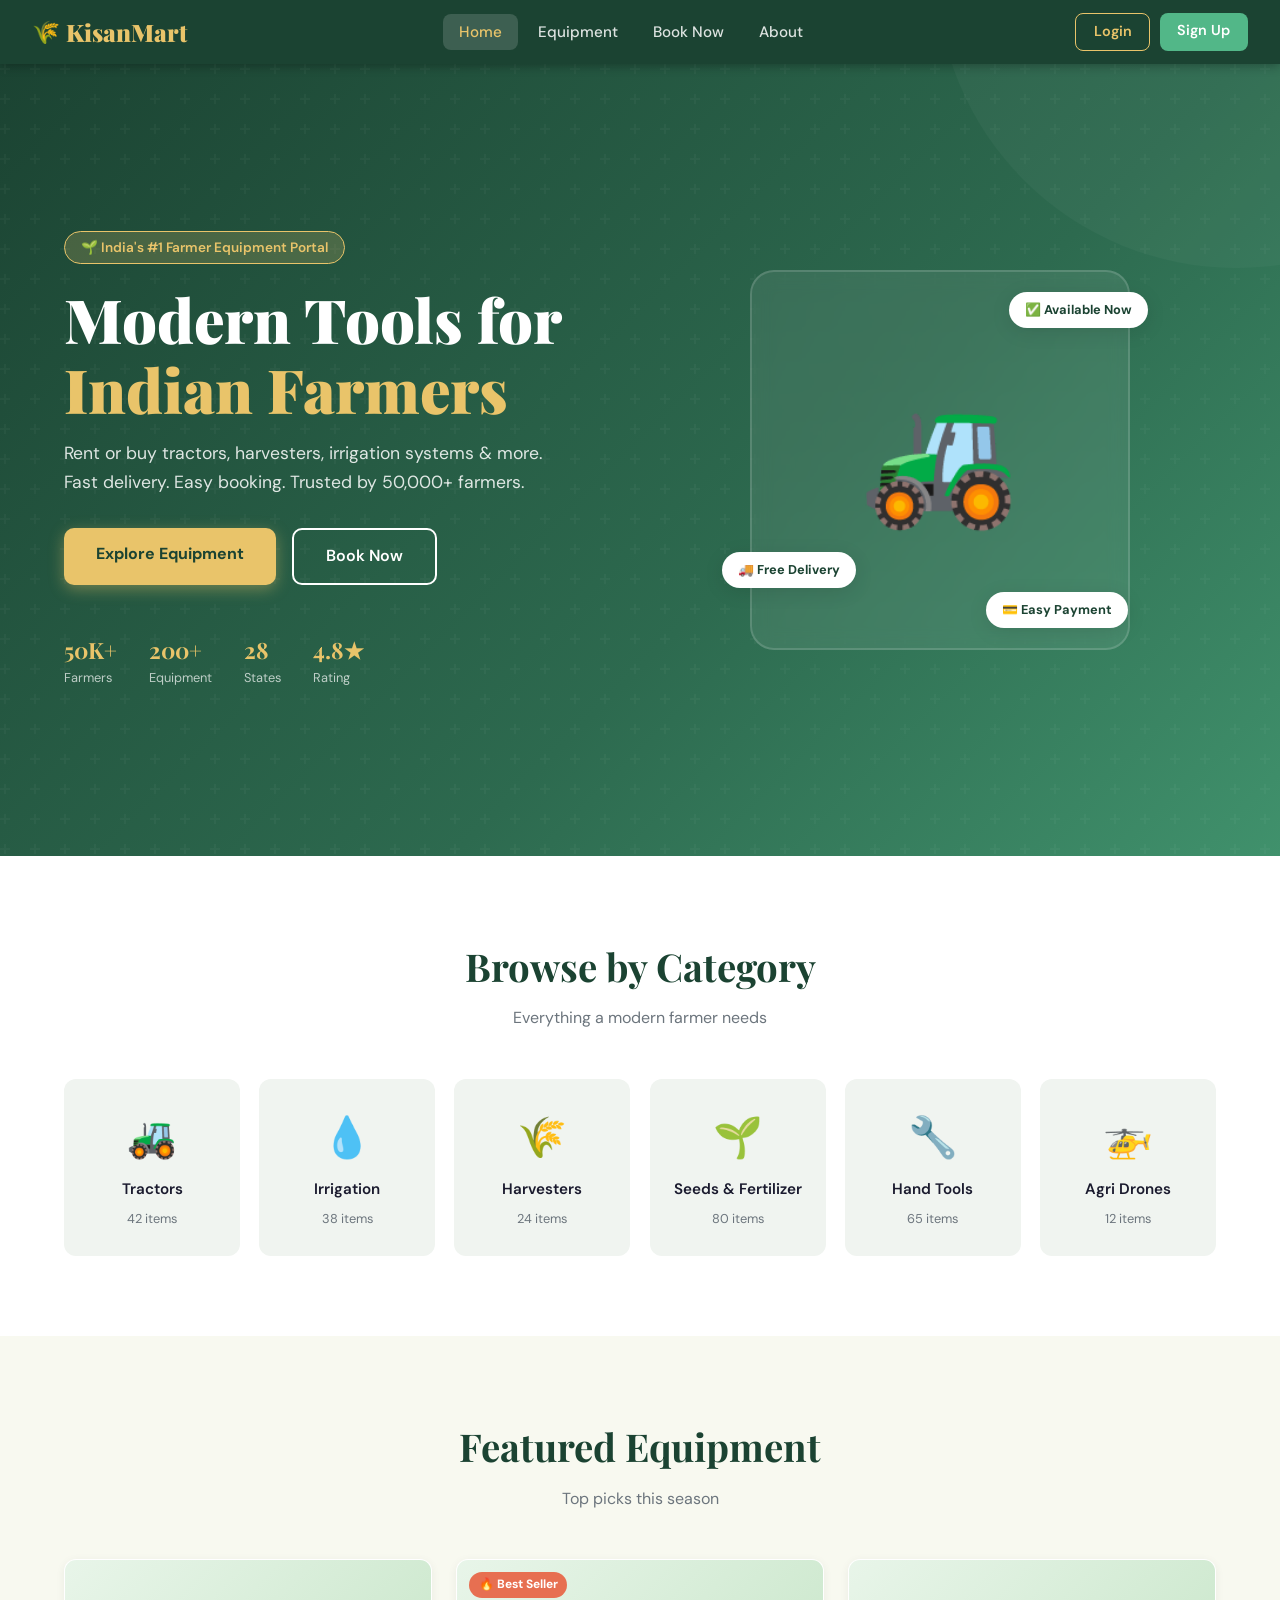
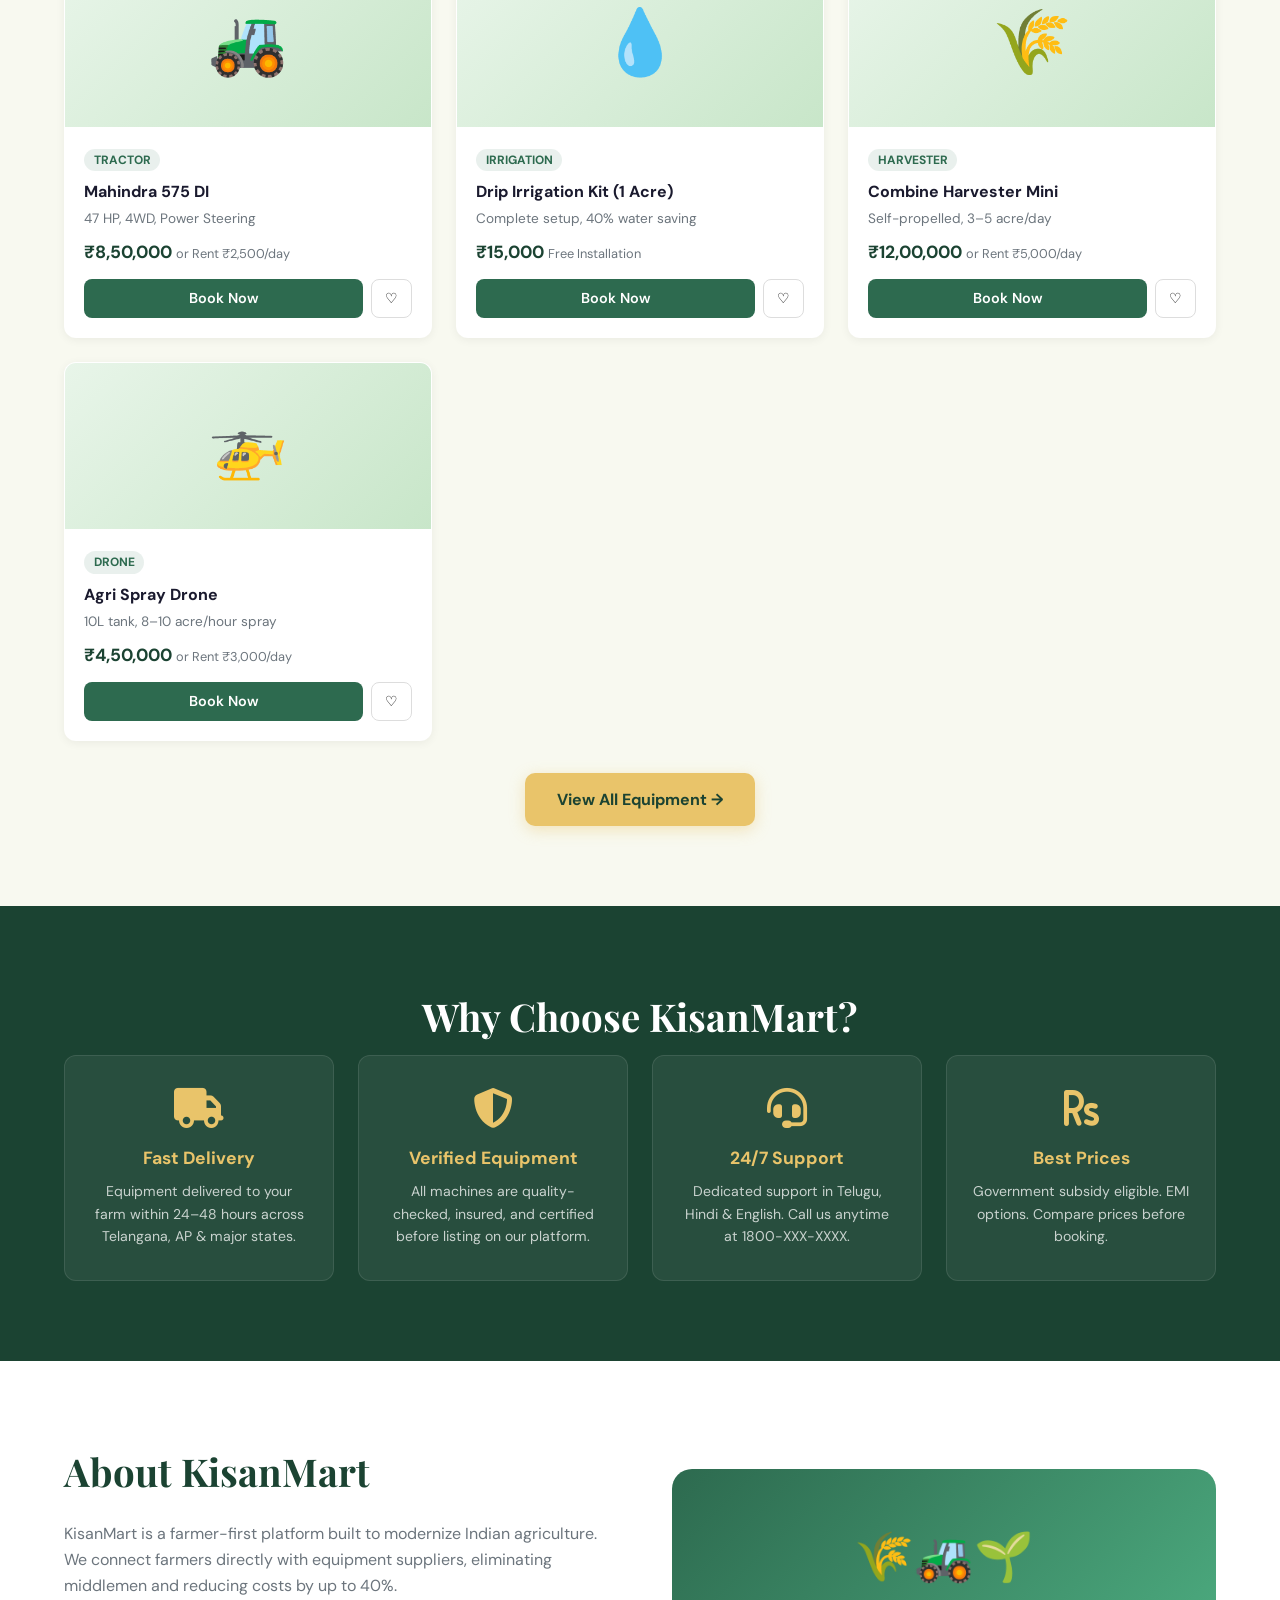
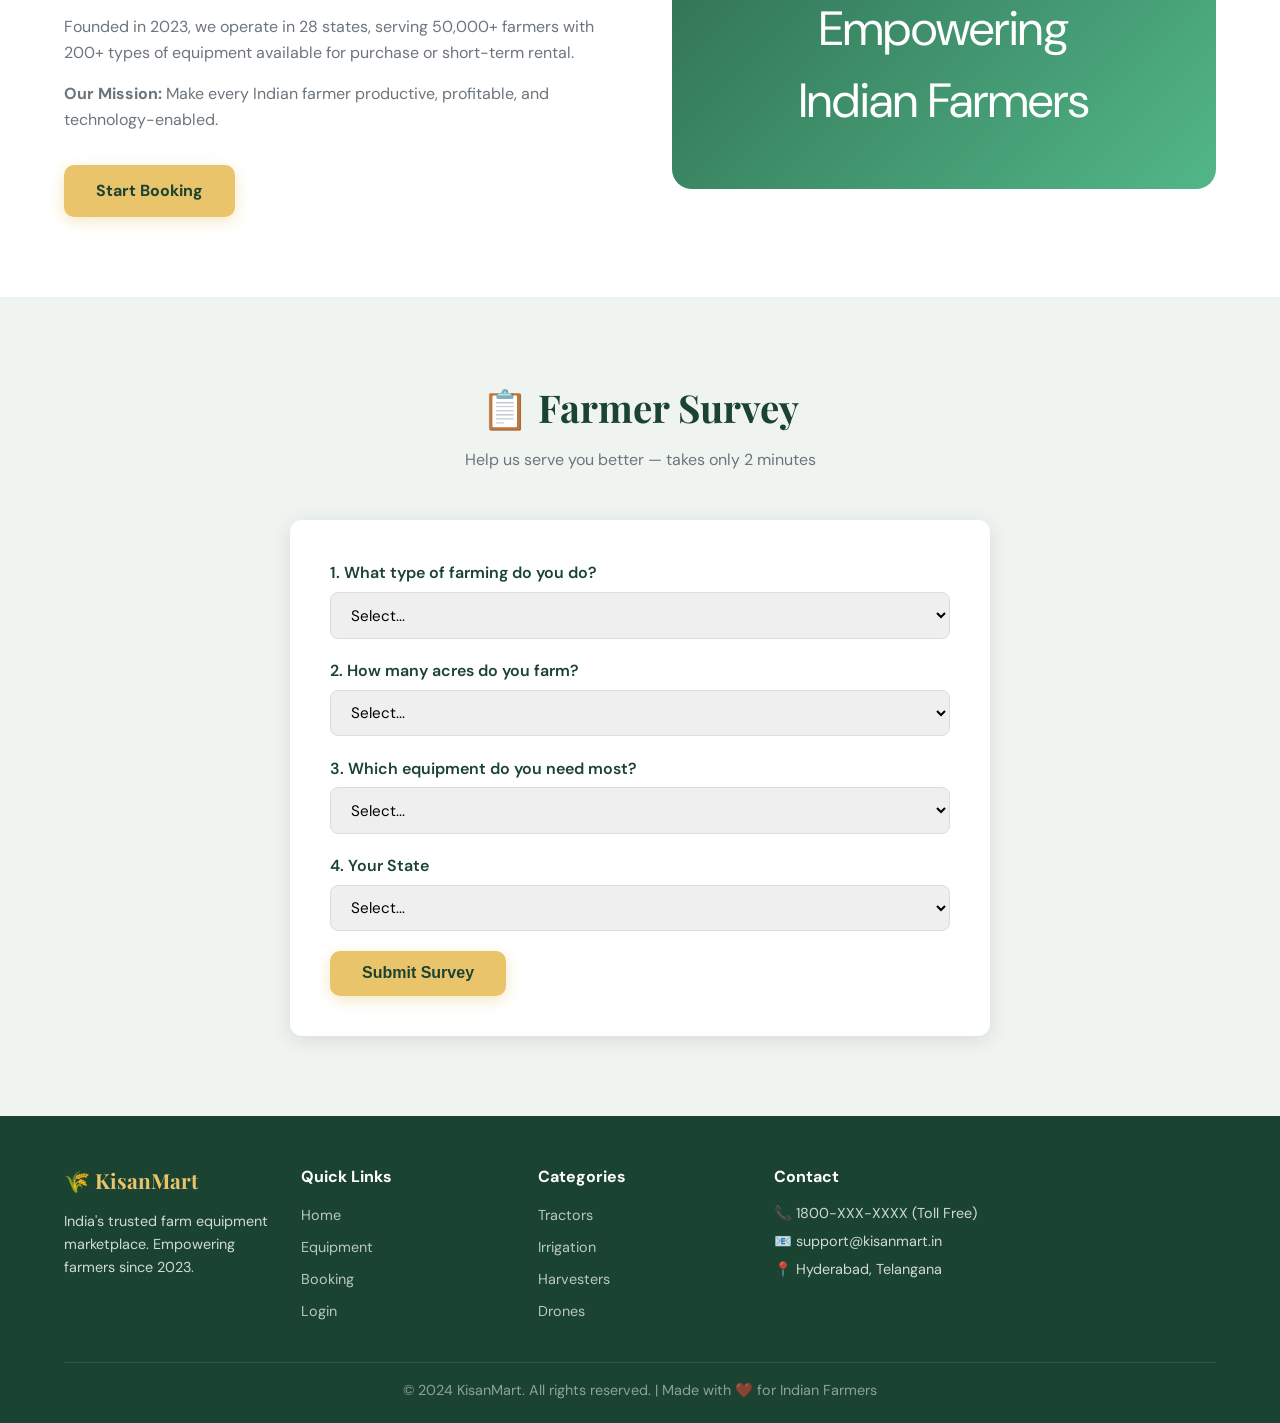
<file: index.html>
<!DOCTYPE html>
<html lang="en">
<head>
  <meta charset="UTF-8" />
  <meta name="viewport" content="width=device-width, initial-scale=1.0"/>
  <title>KisanMart – Farmer Equipment Portal</title>
  <link rel="stylesheet" href="style.css"/>
  <link href="https://fonts.googleapis.com/css2?family=Playfair+Display:wght@700;900&family=DM+Sans:wght@400;500;600&display=swap" rel="stylesheet"/>
  <link rel="stylesheet" href="https://cdnjs.cloudflare.com/ajax/libs/font-awesome/6.5.0/css/all.min.css"/>
</head>
<body>

<!-- NAVBAR -->
<nav class="navbar">
  <div class="nav-brand">
    <span class="leaf">🌾</span> KisanMart
  </div>
  <ul class="nav-links">
    <li><a href="index.html" class="active">Home</a></li>
    <li><a href="movies.html">Equipment</a></li>
    <li><a href="booking.html">Book Now</a></li>
    <li><a href="#about">About</a></li>
  </ul>
  <div class="nav-auth">
    <a href="signin.html" class="btn-outline">Login</a>
    <a href="signin.html" class="btn-solid">Sign Up</a>
  </div>
  <button class="hamburger" onclick="toggleMenu()">☰</button>
</nav>

<!-- HERO -->
<section class="hero">
  <div class="hero-bg-overlay"></div>
  <div class="hero-content">
    <span class="hero-badge">🌱 India's #1 Farmer Equipment Portal</span>
    <h1>Modern Tools for<br/><span class="highlight">Indian Farmers</span></h1>
    <p>Rent or buy tractors, harvesters, irrigation systems & more. Fast delivery. Easy booking. Trusted by 50,000+ farmers.</p>
    <div class="hero-buttons">
      <a href="movies.html" class="btn-hero-primary">Explore Equipment</a>
      <a href="booking.html" class="btn-hero-secondary">Book Now</a>
    </div>
    <div class="hero-stats">
      <div class="stat"><strong>50K+</strong><span>Farmers</span></div>
      <div class="stat"><strong>200+</strong><span>Equipment</span></div>
      <div class="stat"><strong>28</strong><span>States</span></div>
      <div class="stat"><strong>4.8★</strong><span>Rating</span></div>
    </div>
  </div>
  <div class="hero-image">
    <div class="hero-img-placeholder">
      <div class="tractor-icon">🚜</div>
      <div class="float-badge b1">✅ Available Now</div>
      <div class="float-badge b2">🚚 Free Delivery</div>
      <div class="float-badge b3">💳 Easy Payment</div>
    </div>
  </div>
</section>

<!-- CATEGORIES -->
<section class="categories">
  <h2>Browse by Category</h2>
  <p class="sub">Everything a modern farmer needs</p>
  <div class="cat-grid">
    <a href="movies.html?cat=tractors" class="cat-card">
      <div class="cat-icon">🚜</div>
      <h3>Tractors</h3>
      <span>42 items</span>
    </a>
    <a href="movies.html?cat=irrigation" class="cat-card">
      <div class="cat-icon">💧</div>
      <h3>Irrigation</h3>
      <span>38 items</span>
    </a>
    <a href="movies.html?cat=harvesters" class="cat-card">
      <div class="cat-icon">🌾</div>
      <h3>Harvesters</h3>
      <span>24 items</span>
    </a>
    <a href="movies.html?cat=seeds" class="cat-card">
      <div class="cat-icon">🌱</div>
      <h3>Seeds & Fertilizer</h3>
      <span>80 items</span>
    </a>
    <a href="movies.html?cat=tools" class="cat-card">
      <div class="cat-icon">🔧</div>
      <h3>Hand Tools</h3>
      <span>65 items</span>
    </a>
    <a href="movies.html?cat=drones" class="cat-card">
      <div class="cat-icon">🚁</div>
      <h3>Agri Drones</h3>
      <span>12 items</span>
    </a>
  </div>
</section>

<!-- FEATURED PRODUCTS -->
<section class="featured">
  <h2>Featured Equipment</h2>
  <p class="sub">Top picks this season</p>
  <div class="products-grid">

    <div class="product-card">
      <div class="product-img">🚜</div>
      <div class="product-info">
        <span class="tag">Tractor</span>
        <h3>Mahindra 575 DI</h3>
        <p>47 HP, 4WD, Power Steering</p>
        <div class="price">₹8,50,000 <span class="or">or Rent ₹2,500/day</span></div>
        <div class="card-btns">
          <a href="booking.html" class="btn-book">Book Now</a>
          <button class="btn-wish">♡</button>
        </div>
      </div>
    </div>

    <div class="product-card featured-tag">
      <div class="badge-top">🔥 Best Seller</div>
      <div class="product-img">💧</div>
      <div class="product-info">
        <span class="tag">Irrigation</span>
        <h3>Drip Irrigation Kit (1 Acre)</h3>
        <p>Complete setup, 40% water saving</p>
        <div class="price">₹15,000 <span class="or">Free Installation</span></div>
        <div class="card-btns">
          <a href="booking.html" class="btn-book">Book Now</a>
          <button class="btn-wish">♡</button>
        </div>
      </div>
    </div>

    <div class="product-card">
      <div class="product-img">🌾</div>
      <div class="product-info">
        <span class="tag">Harvester</span>
        <h3>Combine Harvester Mini</h3>
        <p>Self-propelled, 3–5 acre/day</p>
        <div class="price">₹12,00,000 <span class="or">or Rent ₹5,000/day</span></div>
        <div class="card-btns">
          <a href="booking.html" class="btn-book">Book Now</a>
          <button class="btn-wish">♡</button>
        </div>
      </div>
    </div>

    <div class="product-card">
      <div class="product-img">🚁</div>
      <div class="product-info">
        <span class="tag">Drone</span>
        <h3>Agri Spray Drone</h3>
        <p>10L tank, 8–10 acre/hour spray</p>
        <div class="price">₹4,50,000 <span class="or">or Rent ₹3,000/day</span></div>
        <div class="card-btns">
          <a href="booking.html" class="btn-book">Book Now</a>
          <button class="btn-wish">♡</button>
        </div>
      </div>
    </div>

  </div>
  <div style="text-align:center;margin-top:2rem">
    <a href="movies.html" class="btn-hero-primary">View All Equipment →</a>
  </div>
</section>

<!-- WHY KISANMART -->
<section class="why">
  <h2>Why Choose KisanMart?</h2>
  <div class="why-grid">
    <div class="why-card">
      <i class="fas fa-truck"></i>
      <h3>Fast Delivery</h3>
      <p>Equipment delivered to your farm within 24–48 hours across Telangana, AP & major states.</p>
    </div>
    <div class="why-card">
      <i class="fas fa-shield-alt"></i>
      <h3>Verified Equipment</h3>
      <p>All machines are quality-checked, insured, and certified before listing on our platform.</p>
    </div>
    <div class="why-card">
      <i class="fas fa-headset"></i>
      <h3>24/7 Support</h3>
      <p>Dedicated support in Telugu, Hindi & English. Call us anytime at 1800-XXX-XXXX.</p>
    </div>
    <div class="why-card">
      <i class="fas fa-rupee-sign"></i>
      <h3>Best Prices</h3>
      <p>Government subsidy eligible. EMI options. Compare prices before booking.</p>
    </div>
  </div>
</section>

<!-- ABOUT -->
<section class="about" id="about">
  <div class="about-text">
    <h2>About KisanMart</h2>
    <p>KisanMart is a farmer-first platform built to modernize Indian agriculture. We connect farmers directly with equipment suppliers, eliminating middlemen and reducing costs by up to 40%.</p>
    <p>Founded in 2023, we operate in 28 states, serving 50,000+ farmers with 200+ types of equipment available for purchase or short-term rental.</p>
    <p><strong>Our Mission:</strong> Make every Indian farmer productive, profitable, and technology-enabled.</p>
    <a href="booking.html" class="btn-hero-primary" style="margin-top:1rem;display:inline-block">Start Booking</a>
  </div>
  <div class="about-img">
    <div class="about-placeholder">🌾🚜🌱<br/>Empowering<br/>Indian Farmers</div>
  </div>
</section>

<!-- SURVEY SECTION -->
<section class="survey">
  <h2>📋 Farmer Survey</h2>
  <p class="sub">Help us serve you better — takes only 2 minutes</p>
  <div class="survey-box">
    <div class="survey-q">
      <label>1. What type of farming do you do?</label>
      <select>
        <option>Select...</option>
        <option>Crop Farming</option>
        <option>Horticulture</option>
        <option>Dairy Farming</option>
        <option>Poultry</option>
        <option>Mixed Farming</option>
      </select>
    </div>
    <div class="survey-q">
      <label>2. How many acres do you farm?</label>
      <select>
        <option>Select...</option>
        <option>Less than 2 acres</option>
        <option>2–5 acres</option>
        <option>5–10 acres</option>
        <option>10+ acres</option>
      </select>
    </div>
    <div class="survey-q">
      <label>3. Which equipment do you need most?</label>
      <select>
        <option>Select...</option>
        <option>Tractor</option>
        <option>Irrigation System</option>
        <option>Harvester</option>
        <option>Drone</option>
        <option>Hand Tools</option>
      </select>
    </div>
    <div class="survey-q">
      <label>4. Your State</label>
      <select>
        <option>Select...</option>
        <option>Telangana</option>
        <option>Andhra Pradesh</option>
        <option>Maharashtra</option>
        <option>Punjab</option>
        <option>Karnataka</option>
        <option>Other</option>
      </select>
    </div>
    <button class="btn-hero-primary" onclick="submitSurvey()">Submit Survey</button>
  </div>
</section>

<!-- FOOTER -->
<footer class="footer">
  <div class="footer-grid">
    <div>
      <h3>🌾 KisanMart</h3>
      <p>India's trusted farm equipment marketplace. Empowering farmers since 2023.</p>
    </div>
    <div>
      <h4>Quick Links</h4>
      <ul>
        <li><a href="index.html">Home</a></li>
        <li><a href="movies.html">Equipment</a></li>
        <li><a href="booking.html">Booking</a></li>
        <li><a href="signin.html">Login</a></li>
      </ul>
    </div>
    <div>
      <h4>Categories</h4>
      <ul>
        <li><a href="#">Tractors</a></li>
        <li><a href="#">Irrigation</a></li>
        <li><a href="#">Harvesters</a></li>
        <li><a href="#">Drones</a></li>
      </ul>
    </div>
    <div>
      <h4>Contact</h4>
      <p>📞 1800-XXX-XXXX (Toll Free)</p>
      <p>📧 support@kisanmart.in</p>
      <p>📍 Hyderabad, Telangana</p>
    </div>
  </div>
  <div class="footer-bottom">
    <p>© 2024 KisanMart. All rights reserved. | Made with ❤️ for Indian Farmers</p>
  </div>
</footer>

<script src="script.js"></script>
</body>
</html>
</file>
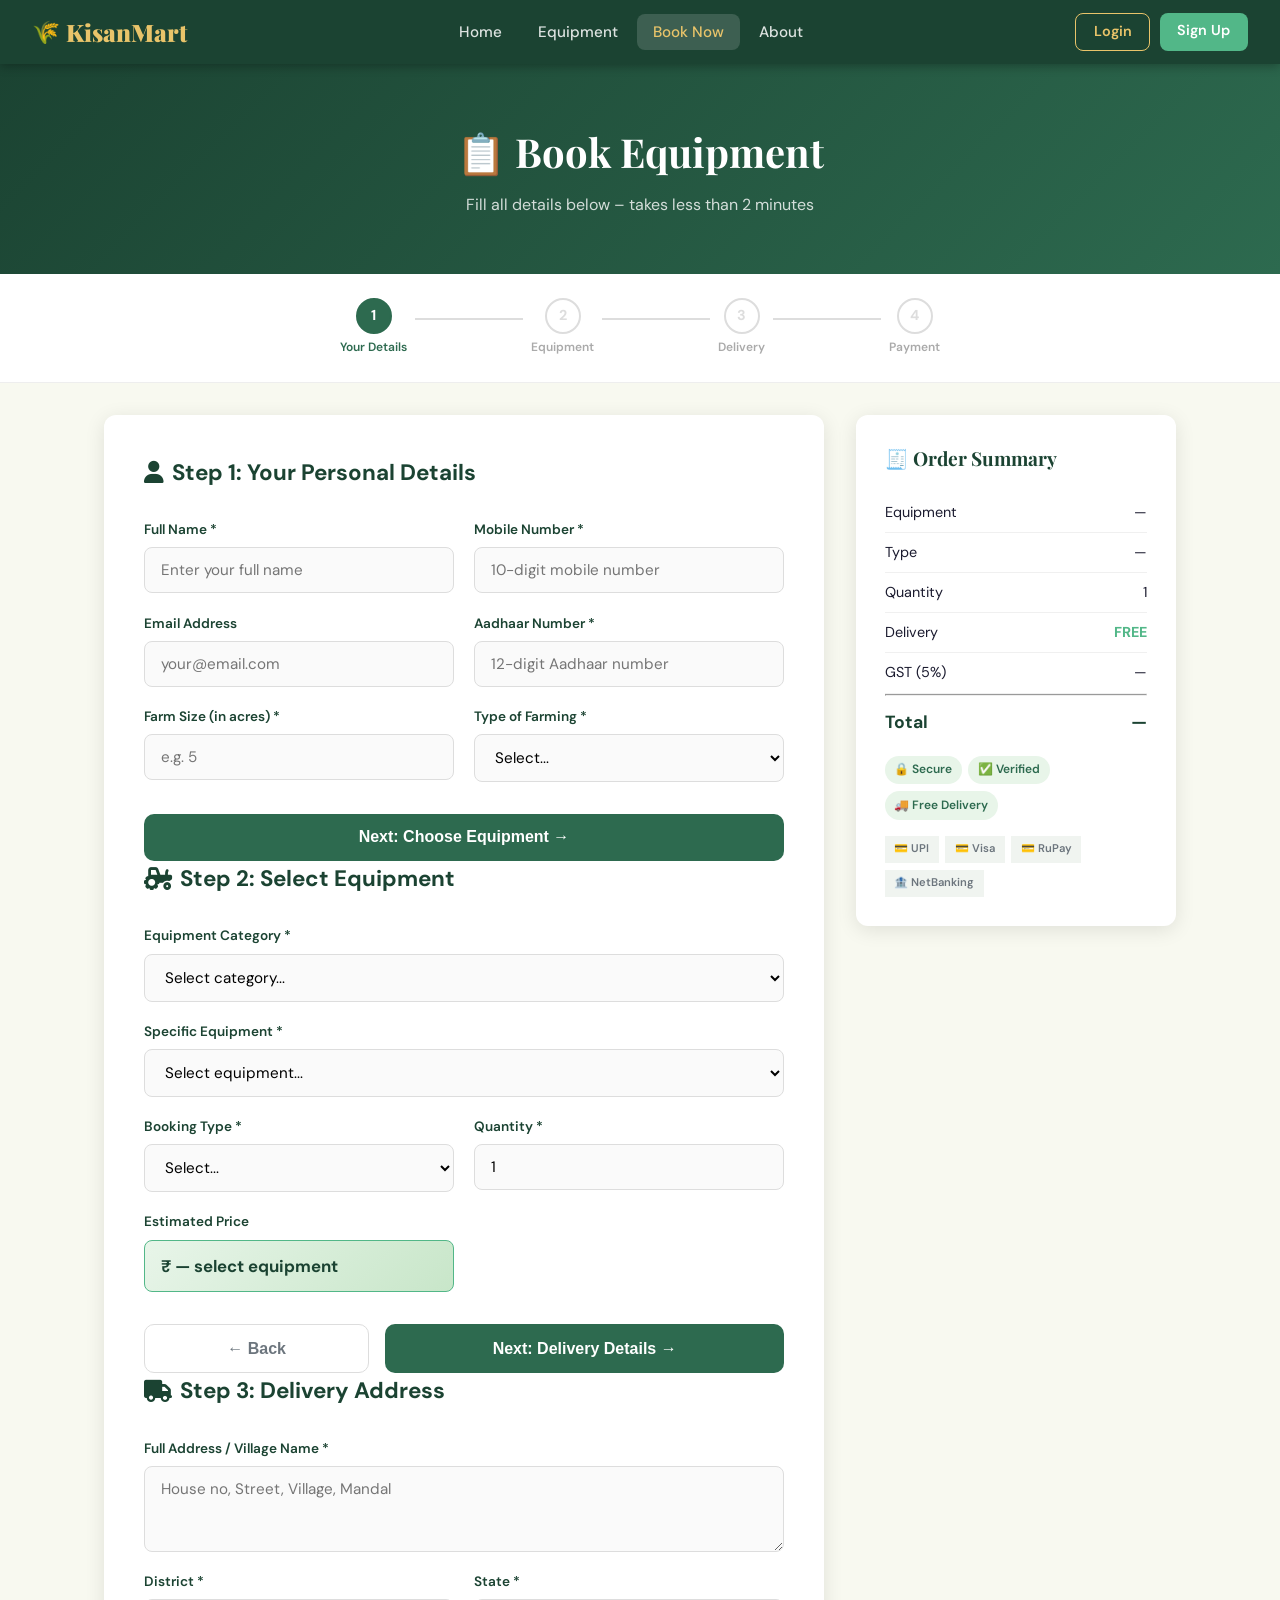
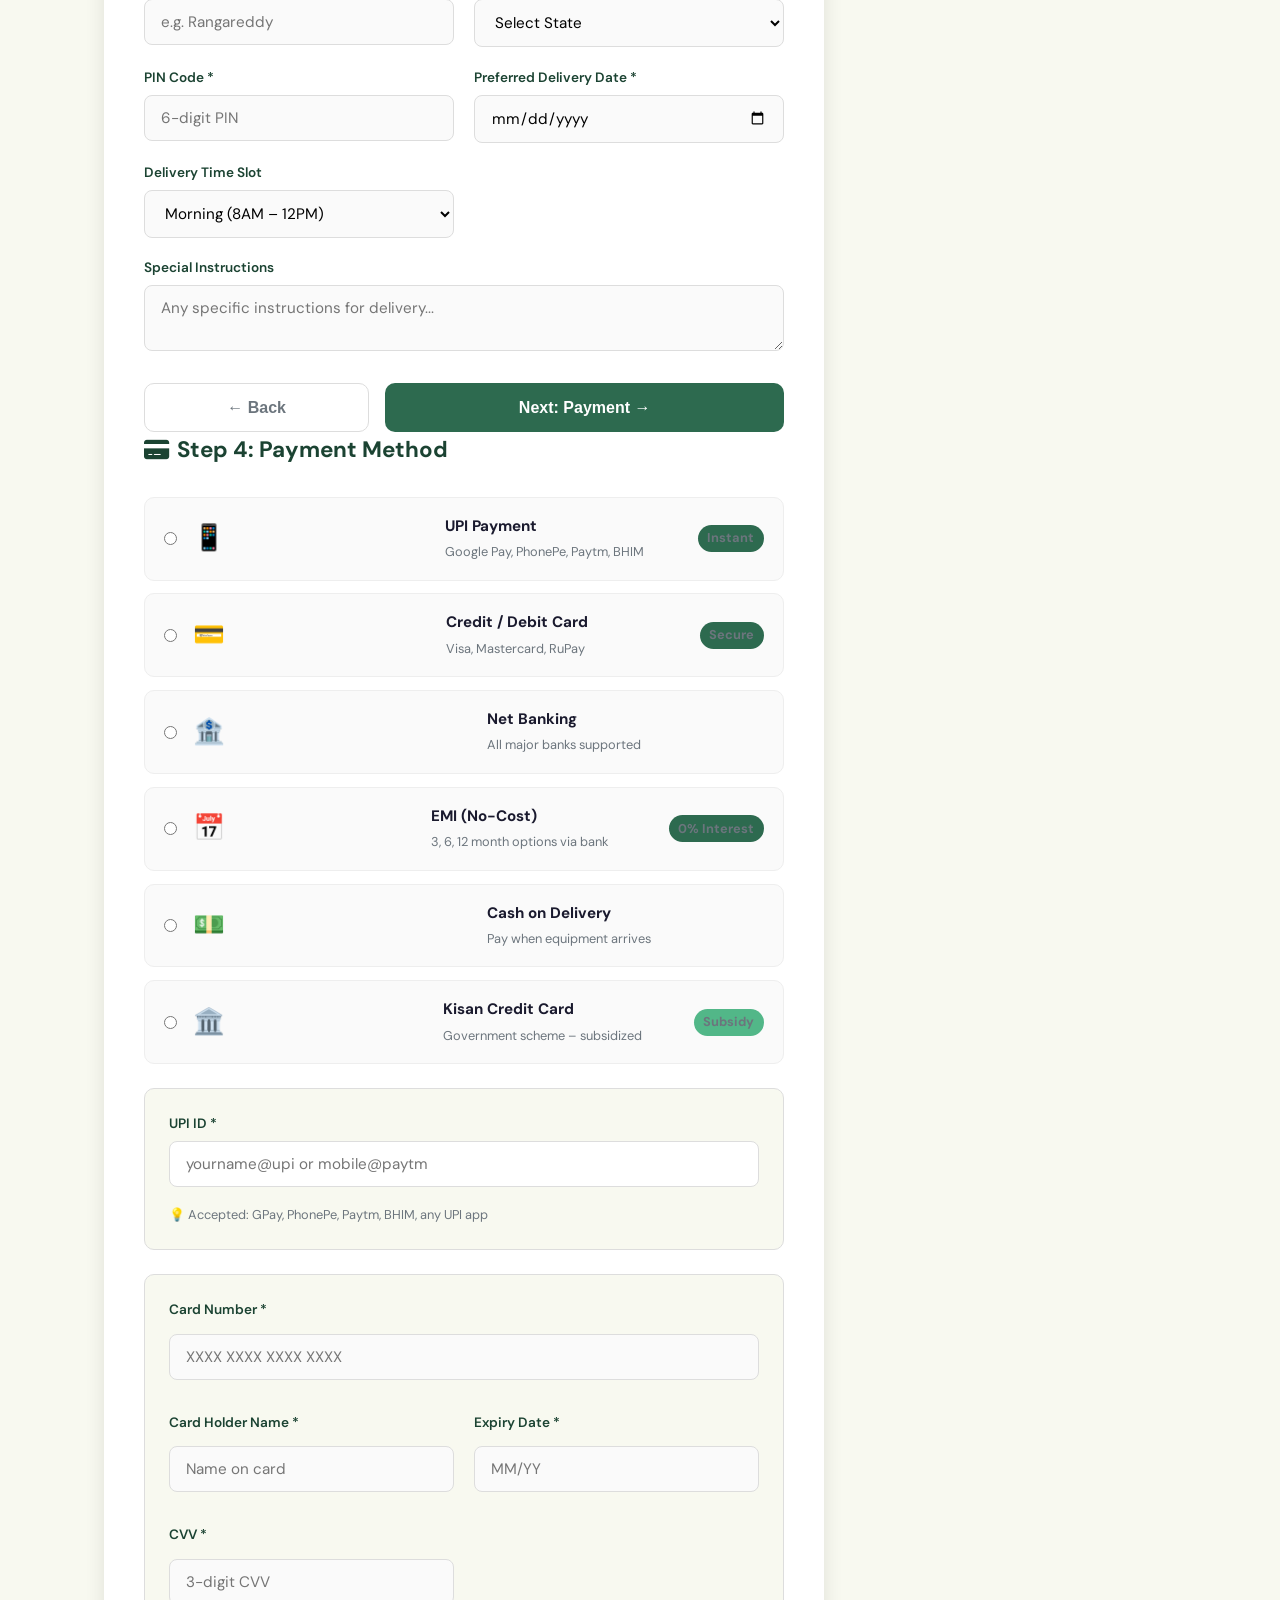
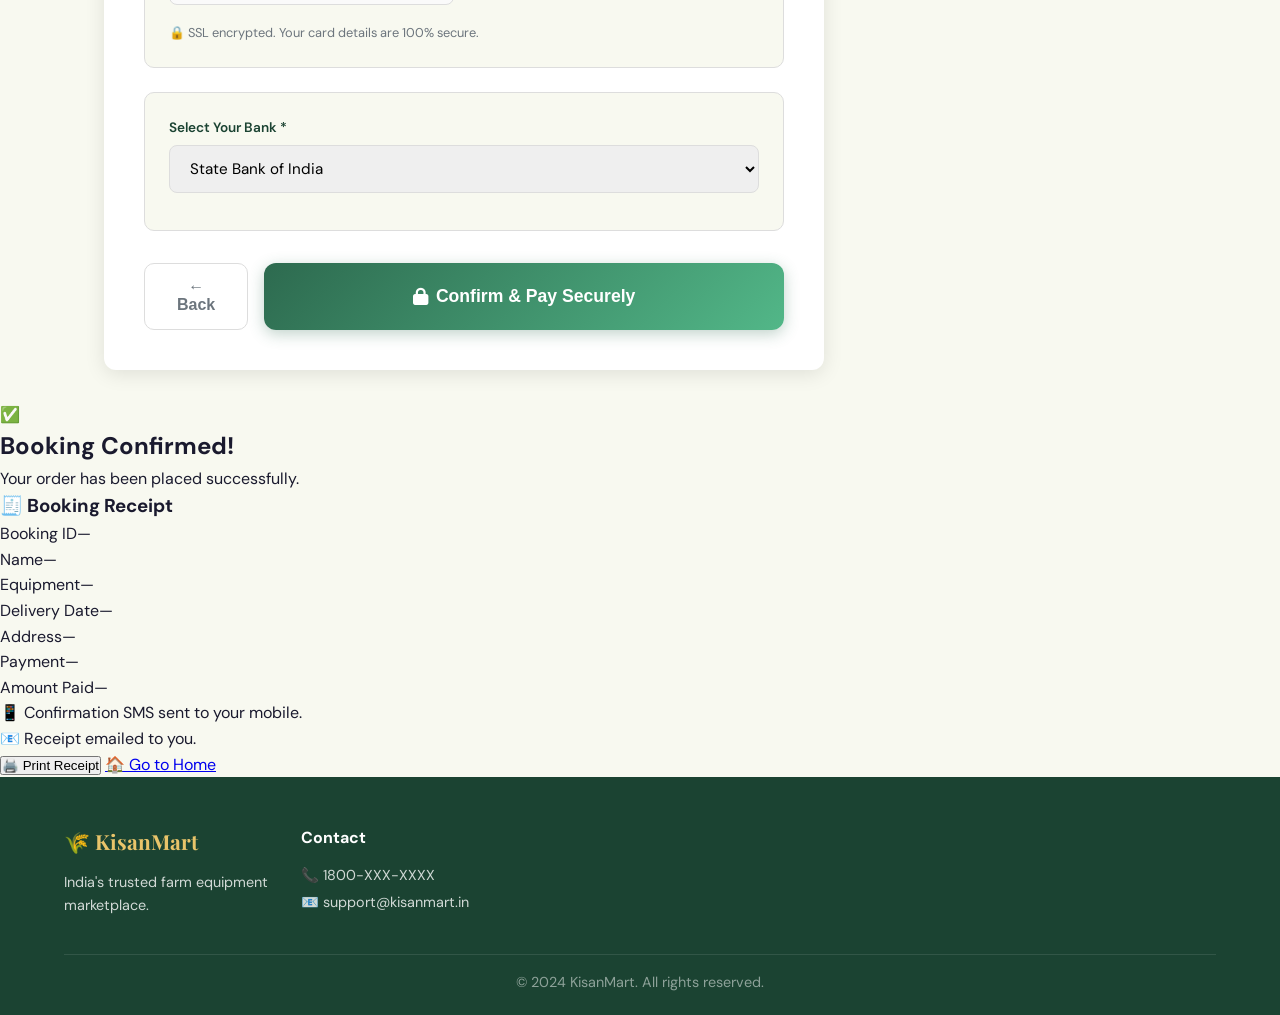
<file: booking.html>
<!DOCTYPE html>
<html lang="en">
<head>
  <meta charset="UTF-8"/>
  <meta name="viewport" content="width=device-width, initial-scale=1.0"/>
  <title>Book Equipment – KisanMart</title>
  <link rel="stylesheet" href="style.css"/>
  <link href="https://fonts.googleapis.com/css2?family=Playfair+Display:wght@700;900&family=DM+Sans:wght@400;500;600&display=swap" rel="stylesheet"/>
  <link rel="stylesheet" href="https://cdnjs.cloudflare.com/ajax/libs/font-awesome/6.5.0/css/all.min.css"/>
</head>
<body>

<nav class="navbar">
  <div class="nav-brand"><span class="leaf">🌾</span> KisanMart</div>
  <ul class="nav-links">
    <li><a href="index.html">Home</a></li>
    <li><a href="movies.html">Equipment</a></li>
    <li><a href="booking.html" class="active">Book Now</a></li>
    <li><a href="index.html#about">About</a></li>
  </ul>
  <div class="nav-auth">
    <a href="signin.html" class="btn-outline">Login</a>
    <a href="signin.html" class="btn-solid">Sign Up</a>
  </div>
  <button class="hamburger" onclick="toggleMenu()">☰</button>
</nav>

<section class="page-hero">
  <h1>📋 Book Equipment</h1>
  <p>Fill all details below – takes less than 2 minutes</p>
</section>

<!-- PROGRESS BAR -->
<div class="progress-container">
  <div class="progress-steps">
    <div class="step active" id="step1-indicator">
      <div class="step-circle">1</div>
      <span>Your Details</span>
    </div>
    <div class="step-line"></div>
    <div class="step" id="step2-indicator">
      <div class="step-circle">2</div>
      <span>Equipment</span>
    </div>
    <div class="step-line"></div>
    <div class="step" id="step3-indicator">
      <div class="step-circle">3</div>
      <span>Delivery</span>
    </div>
    <div class="step-line"></div>
    <div class="step" id="step4-indicator">
      <div class="step-circle">4</div>
      <span>Payment</span>
    </div>
  </div>
</div>

<div class="booking-layout">
  <!-- FORM STEPS -->
  <div class="booking-form-container">

    <!-- STEP 1: PERSONAL DETAILS -->
    <div class="booking-step" id="step1">
      <h2><i class="fas fa-user"></i> Step 1: Your Personal Details</h2>
      <div class="form-grid">
        <div class="form-group">
          <label>Full Name *</label>
          <input type="text" id="fullName" placeholder="Enter your full name" required/>
        </div>
        <div class="form-group">
          <label>Mobile Number *</label>
          <input type="tel" id="mobile" placeholder="10-digit mobile number" maxlength="10" required/>
        </div>
        <div class="form-group">
          <label>Email Address</label>
          <input type="email" id="email" placeholder="your@email.com"/>
        </div>
        <div class="form-group">
          <label>Aadhaar Number *</label>
          <input type="text" id="aadhaar" placeholder="12-digit Aadhaar number" maxlength="12" required/>
        </div>
        <div class="form-group">
          <label>Farm Size (in acres) *</label>
          <input type="number" id="farmSize" placeholder="e.g. 5" required/>
        </div>
        <div class="form-group">
          <label>Type of Farming *</label>
          <select id="farmType" required>
            <option value="">Select...</option>
            <option>Crop Farming</option>
            <option>Horticulture</option>
            <option>Dairy Farming</option>
            <option>Poultry</option>
            <option>Mixed Farming</option>
          </select>
        </div>
      </div>
      <button class="btn-next" onclick="goToStep(2)">Next: Choose Equipment →</button>
    </div>

    <!-- STEP 2: EQUIPMENT SELECTION -->
    <div class="booking-step hidden" id="step2">
      <h2><i class="fas fa-tractor"></i> Step 2: Select Equipment</h2>
      <div class="form-grid">
        <div class="form-group full-width">
          <label>Equipment Category *</label>
          <select id="equipCat" onchange="updateEquipment()" required>
            <option value="">Select category...</option>
            <option value="Tractor">Tractors</option>
            <option value="Irrigation">Irrigation Systems</option>
            <option value="Harvester">Harvesters</option>
            <option value="Drone">Agri Drones</option>
            <option value="Tools">Hand Tools</option>
            <option value="Seeds">Seeds & Fertilizer</option>
          </select>
        </div>
        <div class="form-group full-width">
          <label>Specific Equipment *</label>
          <select id="equipName" onchange="updatePrice()" required>
            <option value="">Select equipment...</option>
          </select>
        </div>
        <div class="form-group">
          <label>Booking Type *</label>
          <select id="bookType" onchange="updateBookingType()" required>
            <option value="">Select...</option>
            <option value="purchase">Purchase (Buy)</option>
            <option value="rent">Rent / Hire</option>
          </select>
        </div>
        <div class="form-group" id="daysGroup" style="display:none">
          <label>Number of Days (Rental) *</label>
          <input type="number" id="rentalDays" placeholder="e.g. 3" min="1" oninput="updatePrice()"/>
        </div>
        <div class="form-group">
          <label>Quantity *</label>
          <input type="number" id="quantity" value="1" min="1" oninput="updatePrice()"/>
        </div>
        <div class="form-group">
          <label>Estimated Price</label>
          <div class="price-display" id="priceDisplay">₹ — select equipment</div>
        </div>
      </div>
      <div class="step-buttons">
        <button class="btn-back" onclick="goToStep(1)">← Back</button>
        <button class="btn-next" onclick="goToStep(3)">Next: Delivery Details →</button>
      </div>
    </div>

    <!-- STEP 3: DELIVERY -->
    <div class="booking-step hidden" id="step3">
      <h2><i class="fas fa-truck"></i> Step 3: Delivery Address</h2>
      <div class="form-grid">
        <div class="form-group full-width">
          <label>Full Address / Village Name *</label>
          <textarea id="address" rows="3" placeholder="House no, Street, Village, Mandal" required></textarea>
        </div>
        <div class="form-group">
          <label>District *</label>
          <input type="text" id="district" placeholder="e.g. Rangareddy" required/>
        </div>
        <div class="form-group">
          <label>State *</label>
          <select id="state" required>
            <option value="">Select State</option>
            <option>Telangana</option>
            <option>Andhra Pradesh</option>
            <option>Maharashtra</option>
            <option>Karnataka</option>
            <option>Punjab</option>
            <option>Haryana</option>
            <option>Madhya Pradesh</option>
            <option>Uttar Pradesh</option>
            <option>Rajasthan</option>
            <option>Bihar</option>
            <option>Other</option>
          </select>
        </div>
        <div class="form-group">
          <label>PIN Code *</label>
          <input type="text" id="pin" placeholder="6-digit PIN" maxlength="6" required/>
        </div>
        <div class="form-group">
          <label>Preferred Delivery Date *</label>
          <input type="date" id="deliveryDate" required/>
        </div>
        <div class="form-group">
          <label>Delivery Time Slot</label>
          <select id="timeSlot">
            <option>Morning (8AM – 12PM)</option>
            <option>Afternoon (12PM – 4PM)</option>
            <option>Evening (4PM – 7PM)</option>
          </select>
        </div>
        <div class="form-group full-width">
          <label>Special Instructions</label>
          <textarea id="instructions" rows="2" placeholder="Any specific instructions for delivery..."></textarea>
        </div>
      </div>
      <div class="step-buttons">
        <button class="btn-back" onclick="goToStep(2)">← Back</button>
        <button class="btn-next" onclick="goToStep(4)">Next: Payment →</button>
      </div>
    </div>

    <!-- STEP 4: PAYMENT -->
    <div class="booking-step hidden" id="step4">
      <h2><i class="fas fa-credit-card"></i> Step 4: Payment Method</h2>

      <div class="payment-methods">
        <label class="payment-option" onclick="selectPayment('upi')">
          <input type="radio" name="payment" value="upi"/>
          <div class="payment-icon">📱</div>
          <div>
            <strong>UPI Payment</strong>
            <span>Google Pay, PhonePe, Paytm, BHIM</span>
          </div>
          <span class="pay-badge">Instant</span>
        </label>

        <label class="payment-option" onclick="selectPayment('card')">
          <input type="radio" name="payment" value="card"/>
          <div class="payment-icon">💳</div>
          <div>
            <strong>Credit / Debit Card</strong>
            <span>Visa, Mastercard, RuPay</span>
          </div>
          <span class="pay-badge">Secure</span>
        </label>

        <label class="payment-option" onclick="selectPayment('netbanking')">
          <input type="radio" name="payment" value="netbanking"/>
          <div class="payment-icon">🏦</div>
          <div>
            <strong>Net Banking</strong>
            <span>All major banks supported</span>
          </div>
        </label>

        <label class="payment-option" onclick="selectPayment('emi')">
          <input type="radio" name="payment" value="emi"/>
          <div class="payment-icon">📅</div>
          <div>
            <strong>EMI (No-Cost)</strong>
            <span>3, 6, 12 month options via bank</span>
          </div>
          <span class="pay-badge">0% Interest</span>
        </label>

        <label class="payment-option" onclick="selectPayment('cod')">
          <input type="radio" name="payment" value="cod"/>
          <div class="payment-icon">💵</div>
          <div>
            <strong>Cash on Delivery</strong>
            <span>Pay when equipment arrives</span>
          </div>
        </label>

        <label class="payment-option" onclick="selectPayment('kisan')">
          <input type="radio" name="payment" value="kisan"/>
          <div class="payment-icon">🏛️</div>
          <div>
            <strong>Kisan Credit Card</strong>
            <span>Government scheme – subsidized</span>
          </div>
          <span class="pay-badge green">Subsidy</span>
        </label>
      </div>

      <!-- UPI Details -->
      <div id="upi-details" class="payment-detail-box hidden">
        <label>UPI ID *</label>
        <input type="text" id="upiId" placeholder="yourname@upi or mobile@paytm"/>
        <p class="hint">💡 Accepted: GPay, PhonePe, Paytm, BHIM, any UPI app</p>
      </div>

      <!-- Card Details -->
      <div id="card-details" class="payment-detail-box hidden">
        <div class="form-grid">
          <div class="form-group full-width">
            <label>Card Number *</label>
            <input type="text" id="cardNo" placeholder="XXXX XXXX XXXX XXXX" maxlength="19" oninput="formatCard(this)"/>
          </div>
          <div class="form-group">
            <label>Card Holder Name *</label>
            <input type="text" id="cardName" placeholder="Name on card"/>
          </div>
          <div class="form-group">
            <label>Expiry Date *</label>
            <input type="text" id="expiry" placeholder="MM/YY" maxlength="5"/>
          </div>
          <div class="form-group">
            <label>CVV *</label>
            <input type="password" id="cvv" placeholder="3-digit CVV" maxlength="3"/>
          </div>
        </div>
        <p class="hint">🔒 SSL encrypted. Your card details are 100% secure.</p>
      </div>

      <!-- Net Banking -->
      <div id="netbanking-details" class="payment-detail-box hidden">
        <label>Select Your Bank *</label>
        <select>
          <option>State Bank of India</option>
          <option>Andhra Bank</option>
          <option>Telangana Grameena Bank</option>
          <option>HDFC Bank</option>
          <option>ICICI Bank</option>
          <option>Bank of Baroda</option>
          <option>Punjab National Bank</option>
          <option>Axis Bank</option>
          <option>Other</option>
        </select>
      </div>

      <div class="step-buttons">
        <button class="btn-back" onclick="goToStep(3)">← Back</button>
        <button class="btn-pay" onclick="placeOrder()">
          <i class="fas fa-lock"></i> Confirm & Pay Securely
        </button>
      </div>
    </div>

  </div>

  <!-- ORDER SUMMARY SIDEBAR -->
  <div class="order-summary">
    <h3>🧾 Order Summary</h3>
    <div class="summary-line"><span>Equipment</span><span id="s-equip">—</span></div>
    <div class="summary-line"><span>Type</span><span id="s-type">—</span></div>
    <div class="summary-line"><span>Quantity</span><span id="s-qty">1</span></div>
    <div class="summary-line"><span>Delivery</span><span class="green">FREE</span></div>
    <div class="summary-line"><span>GST (5%)</span><span id="s-gst">—</span></div>
    <hr/>
    <div class="summary-total"><span>Total</span><span id="s-total">—</span></div>
    <div class="summary-badges">
      <span>🔒 Secure</span>
      <span>✅ Verified</span>
      <span>🚚 Free Delivery</span>
    </div>
    <div class="trust-seals">
      <div class="seal">💳 UPI</div>
      <div class="seal">💳 Visa</div>
      <div class="seal">💳 RuPay</div>
      <div class="seal">🏦 NetBanking</div>
    </div>
  </div>
</div>

<!-- SUCCESS POPUP -->
<div class="popup-overlay hidden" id="successPopup">
  <div class="popup-box">
    <div class="popup-icon">✅</div>
    <h2>Booking Confirmed!</h2>
    <p>Your order has been placed successfully.</p>
    <div class="receipt" id="receiptBox">
      <h3>🧾 Booking Receipt</h3>
      <div class="receipt-line"><span>Booking ID</span><span id="r-id">—</span></div>
      <div class="receipt-line"><span>Name</span><span id="r-name">—</span></div>
      <div class="receipt-line"><span>Equipment</span><span id="r-equip">—</span></div>
      <div class="receipt-line"><span>Delivery Date</span><span id="r-date">—</span></div>
      <div class="receipt-line"><span>Address</span><span id="r-addr">—</span></div>
      <div class="receipt-line"><span>Payment</span><span id="r-pay">—</span></div>
      <div class="receipt-line total"><span>Amount Paid</span><span id="r-total">—</span></div>
    </div>
    <p class="confirm-msg">📱 Confirmation SMS sent to your mobile.<br/>📧 Receipt emailed to you.</p>
    <div class="popup-buttons">
      <button onclick="printReceipt()" class="btn-outline-green">🖨️ Print Receipt</button>
      <a href="index.html" class="btn-go-home">🏠 Go to Home</a>
    </div>
  </div>
</div>

<footer class="footer">
  <div class="footer-grid">
    <div><h3>🌾 KisanMart</h3><p>India's trusted farm equipment marketplace.</p></div>
    <div><h4>Contact</h4><p>📞 1800-XXX-XXXX</p><p>📧 support@kisanmart.in</p></div>
  </div>
  <div class="footer-bottom"><p>© 2024 KisanMart. All rights reserved.</p></div>
</footer>

<script src="script.js"></script>
</body>
</html>
</file>
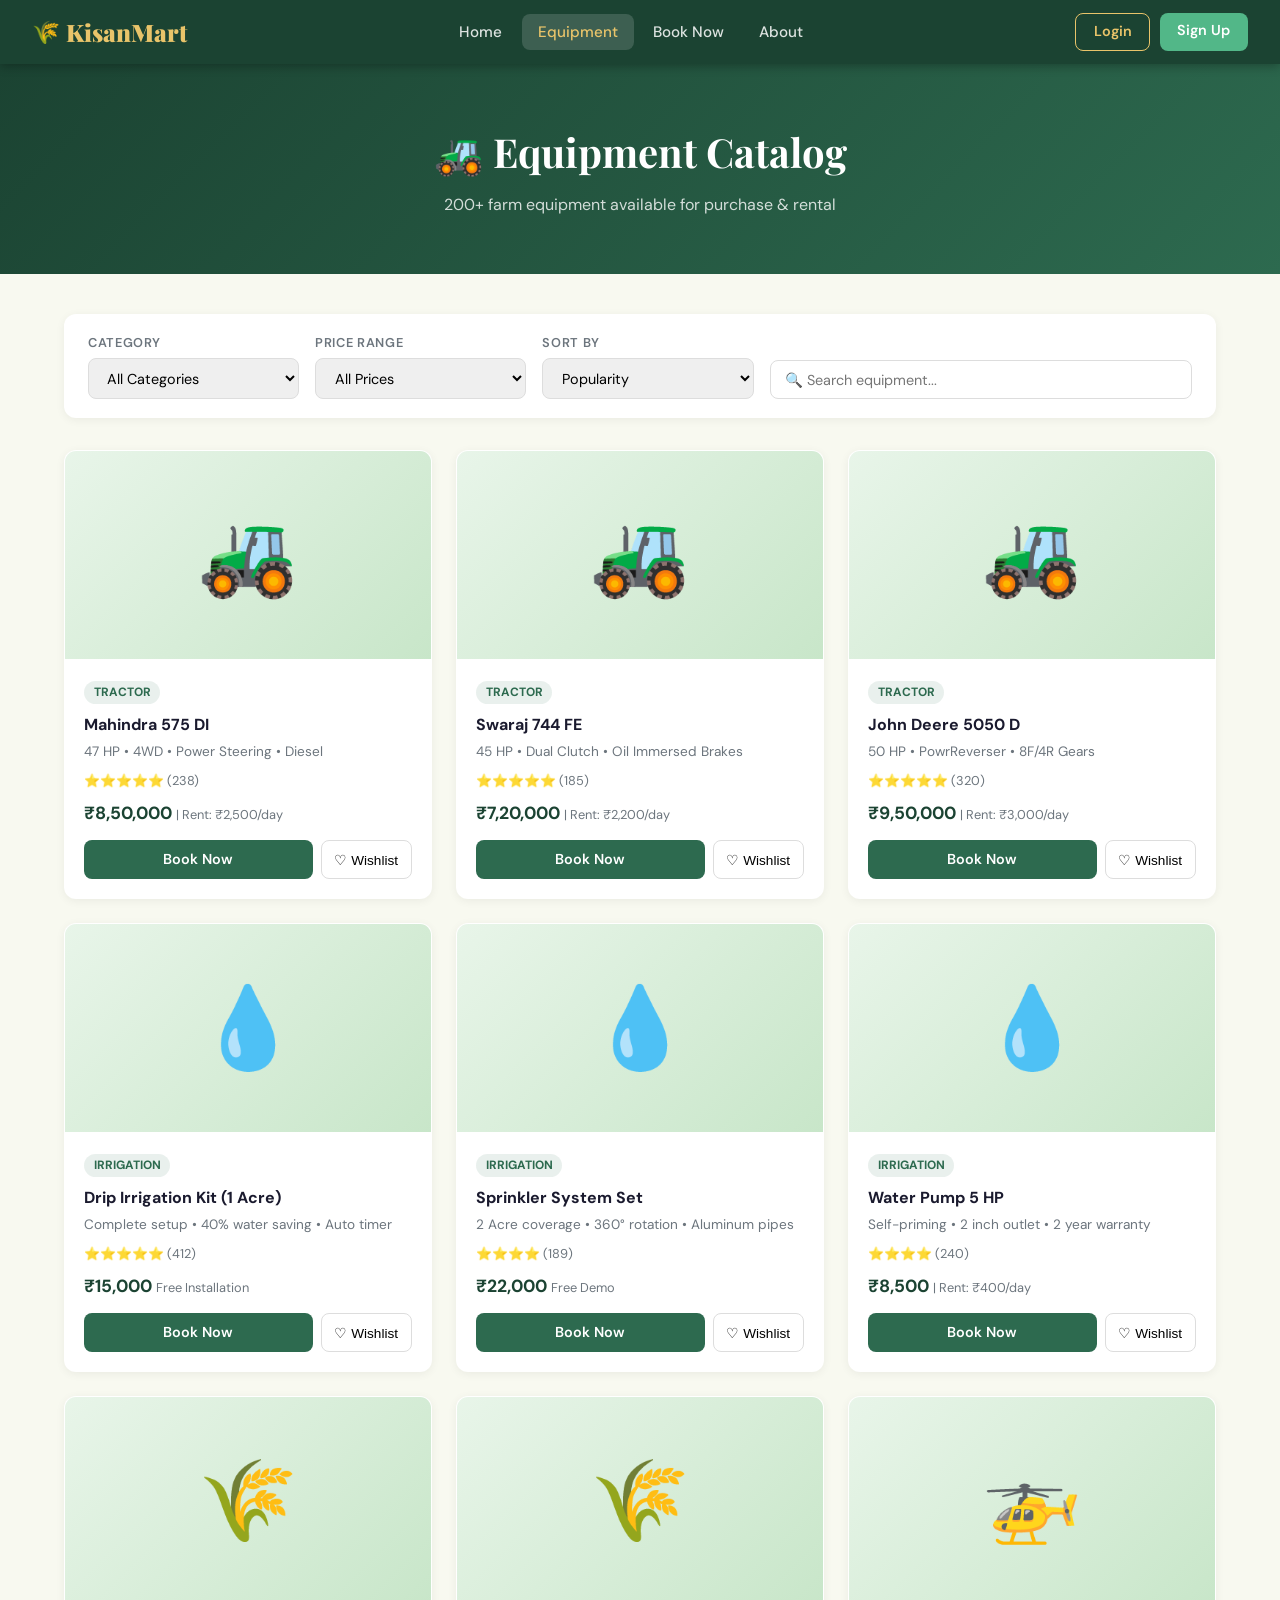
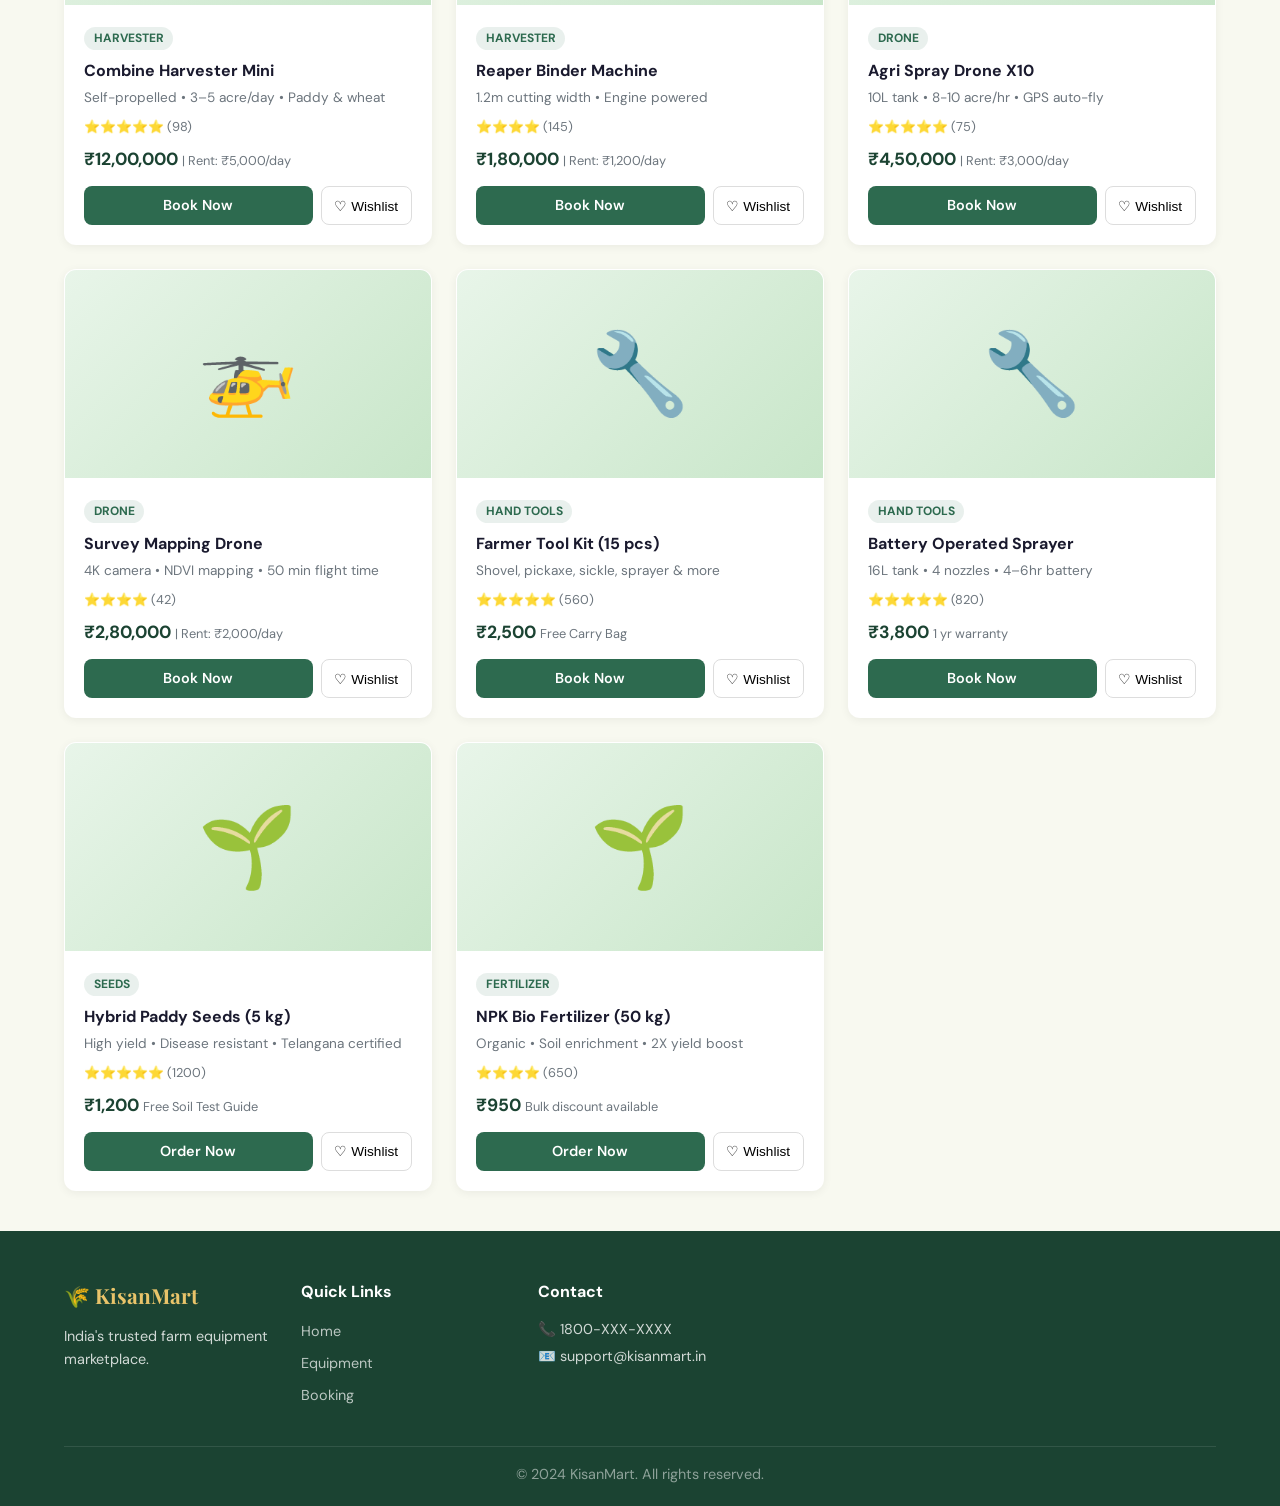
<file: movies.html>
<!DOCTYPE html>
<html lang="en">
<head>
  <meta charset="UTF-8"/>
  <meta name="viewport" content="width=device-width, initial-scale=1.0"/>
  <title>Equipment Catalog – KisanMart</title>
  <link rel="stylesheet" href="style.css"/>
  <link href="https://fonts.googleapis.com/css2?family=Playfair+Display:wght@700;900&family=DM+Sans:wght@400;500;600&display=swap" rel="stylesheet"/>
  <link rel="stylesheet" href="https://cdnjs.cloudflare.com/ajax/libs/font-awesome/6.5.0/css/all.min.css"/>
</head>
<body>

<nav class="navbar">
  <div class="nav-brand"><span class="leaf">🌾</span> KisanMart</div>
  <ul class="nav-links">
    <li><a href="index.html">Home</a></li>
    <li><a href="movies.html" class="active">Equipment</a></li>
    <li><a href="booking.html">Book Now</a></li>
    <li><a href="index.html#about">About</a></li>
  </ul>
  <div class="nav-auth">
    <a href="signin.html" class="btn-outline">Login</a>
    <a href="signin.html" class="btn-solid">Sign Up</a>
  </div>
  <button class="hamburger" onclick="toggleMenu()">☰</button>
</nav>

<section class="page-hero">
  <h1>🚜 Equipment Catalog</h1>
  <p>200+ farm equipment available for purchase & rental</p>
</section>

<!-- FILTERS -->
<section class="catalog-section">
  <div class="filter-bar">
    <div class="filter-group">
      <label>Category</label>
      <select id="catFilter" onchange="filterProducts()">
        <option value="all">All Categories</option>
        <option value="tractor">Tractors</option>
        <option value="irrigation">Irrigation</option>
        <option value="harvester">Harvesters</option>
        <option value="drone">Drones</option>
        <option value="tools">Hand Tools</option>
        <option value="seeds">Seeds & Fertilizer</option>
      </select>
    </div>
    <div class="filter-group">
      <label>Price Range</label>
      <select id="priceFilter" onchange="filterProducts()">
        <option value="all">All Prices</option>
        <option value="low">Under ₹10,000</option>
        <option value="mid">₹10,000 – ₹1,00,000</option>
        <option value="high">Above ₹1,00,000</option>
      </select>
    </div>
    <div class="filter-group">
      <label>Sort By</label>
      <select>
        <option>Popularity</option>
        <option>Price: Low to High</option>
        <option>Price: High to Low</option>
        <option>Newest First</option>
      </select>
    </div>
    <div class="filter-group search-group">
      <input type="text" placeholder="🔍 Search equipment..." id="searchInput" oninput="filterProducts()"/>
    </div>
  </div>

  <div class="products-grid" id="productGrid">

    <!-- TRACTORS -->
    <div class="product-card" data-cat="tractor" data-price="high">
      <div class="product-img big">🚜</div>
      <div class="product-info">
        <span class="tag">Tractor</span>
        <h3>Mahindra 575 DI</h3>
        <p>47 HP • 4WD • Power Steering • Diesel</p>
        <div class="rating">⭐⭐⭐⭐⭐ (238)</div>
        <div class="price">₹8,50,000 <span class="or">| Rent: ₹2,500/day</span></div>
        <div class="card-btns">
          <a href="booking.html" class="btn-book">Book Now</a>
          <button class="btn-wish">♡ Wishlist</button>
        </div>
      </div>
    </div>

    <div class="product-card" data-cat="tractor" data-price="high">
      <div class="product-img big">🚜</div>
      <div class="product-info">
        <span class="tag">Tractor</span>
        <h3>Swaraj 744 FE</h3>
        <p>45 HP • Dual Clutch • Oil Immersed Brakes</p>
        <div class="rating">⭐⭐⭐⭐⭐ (185)</div>
        <div class="price">₹7,20,000 <span class="or">| Rent: ₹2,200/day</span></div>
        <div class="card-btns">
          <a href="booking.html" class="btn-book">Book Now</a>
          <button class="btn-wish">♡ Wishlist</button>
        </div>
      </div>
    </div>

    <div class="product-card" data-cat="tractor" data-price="high">
      <div class="product-img big">🚜</div>
      <div class="product-info">
        <span class="tag">Tractor</span>
        <h3>John Deere 5050 D</h3>
        <p>50 HP • PowrReverser • 8F/4R Gears</p>
        <div class="rating">⭐⭐⭐⭐⭐ (320)</div>
        <div class="price">₹9,50,000 <span class="or">| Rent: ₹3,000/day</span></div>
        <div class="card-btns">
          <a href="booking.html" class="btn-book">Book Now</a>
          <button class="btn-wish">♡ Wishlist</button>
        </div>
      </div>
    </div>

    <!-- IRRIGATION -->
    <div class="product-card" data-cat="irrigation" data-price="mid">
      <div class="product-img big">💧</div>
      <div class="product-info">
        <span class="tag">Irrigation</span>
        <h3>Drip Irrigation Kit (1 Acre)</h3>
        <p>Complete setup • 40% water saving • Auto timer</p>
        <div class="rating">⭐⭐⭐⭐⭐ (412)</div>
        <div class="price">₹15,000 <span class="or">Free Installation</span></div>
        <div class="card-btns">
          <a href="booking.html" class="btn-book">Book Now</a>
          <button class="btn-wish">♡ Wishlist</button>
        </div>
      </div>
    </div>

    <div class="product-card" data-cat="irrigation" data-price="mid">
      <div class="product-img big">💧</div>
      <div class="product-info">
        <span class="tag">Irrigation</span>
        <h3>Sprinkler System Set</h3>
        <p>2 Acre coverage • 360° rotation • Aluminum pipes</p>
        <div class="rating">⭐⭐⭐⭐ (189)</div>
        <div class="price">₹22,000 <span class="or">Free Demo</span></div>
        <div class="card-btns">
          <a href="booking.html" class="btn-book">Book Now</a>
          <button class="btn-wish">♡ Wishlist</button>
        </div>
      </div>
    </div>

    <div class="product-card" data-cat="irrigation" data-price="low">
      <div class="product-img big">💧</div>
      <div class="product-info">
        <span class="tag">Irrigation</span>
        <h3>Water Pump 5 HP</h3>
        <p>Self-priming • 2 inch outlet • 2 year warranty</p>
        <div class="rating">⭐⭐⭐⭐ (240)</div>
        <div class="price">₹8,500 <span class="or">| Rent: ₹400/day</span></div>
        <div class="card-btns">
          <a href="booking.html" class="btn-book">Book Now</a>
          <button class="btn-wish">♡ Wishlist</button>
        </div>
      </div>
    </div>

    <!-- HARVESTERS -->
    <div class="product-card" data-cat="harvester" data-price="high">
      <div class="product-img big">🌾</div>
      <div class="product-info">
        <span class="tag">Harvester</span>
        <h3>Combine Harvester Mini</h3>
        <p>Self-propelled • 3–5 acre/day • Paddy & wheat</p>
        <div class="rating">⭐⭐⭐⭐⭐ (98)</div>
        <div class="price">₹12,00,000 <span class="or">| Rent: ₹5,000/day</span></div>
        <div class="card-btns">
          <a href="booking.html" class="btn-book">Book Now</a>
          <button class="btn-wish">♡ Wishlist</button>
        </div>
      </div>
    </div>

    <div class="product-card" data-cat="harvester" data-price="high">
      <div class="product-img big">🌾</div>
      <div class="product-info">
        <span class="tag">Harvester</span>
        <h3>Reaper Binder Machine</h3>
        <p>1.2m cutting width • Engine powered</p>
        <div class="rating">⭐⭐⭐⭐ (145)</div>
        <div class="price">₹1,80,000 <span class="or">| Rent: ₹1,200/day</span></div>
        <div class="card-btns">
          <a href="booking.html" class="btn-book">Book Now</a>
          <button class="btn-wish">♡ Wishlist</button>
        </div>
      </div>
    </div>

    <!-- DRONES -->
    <div class="product-card" data-cat="drone" data-price="high">
      <div class="product-img big">🚁</div>
      <div class="product-info">
        <span class="tag">Drone</span>
        <h3>Agri Spray Drone X10</h3>
        <p>10L tank • 8-10 acre/hr • GPS auto-fly</p>
        <div class="rating">⭐⭐⭐⭐⭐ (75)</div>
        <div class="price">₹4,50,000 <span class="or">| Rent: ₹3,000/day</span></div>
        <div class="card-btns">
          <a href="booking.html" class="btn-book">Book Now</a>
          <button class="btn-wish">♡ Wishlist</button>
        </div>
      </div>
    </div>

    <div class="product-card" data-cat="drone" data-price="high">
      <div class="product-img big">🚁</div>
      <div class="product-info">
        <span class="tag">Drone</span>
        <h3>Survey Mapping Drone</h3>
        <p>4K camera • NDVI mapping • 50 min flight time</p>
        <div class="rating">⭐⭐⭐⭐ (42)</div>
        <div class="price">₹2,80,000 <span class="or">| Rent: ₹2,000/day</span></div>
        <div class="card-btns">
          <a href="booking.html" class="btn-book">Book Now</a>
          <button class="btn-wish">♡ Wishlist</button>
        </div>
      </div>
    </div>

    <!-- TOOLS -->
    <div class="product-card" data-cat="tools" data-price="low">
      <div class="product-img big">🔧</div>
      <div class="product-info">
        <span class="tag">Hand Tools</span>
        <h3>Farmer Tool Kit (15 pcs)</h3>
        <p>Shovel, pickaxe, sickle, sprayer & more</p>
        <div class="rating">⭐⭐⭐⭐⭐ (560)</div>
        <div class="price">₹2,500 <span class="or">Free Carry Bag</span></div>
        <div class="card-btns">
          <a href="booking.html" class="btn-book">Book Now</a>
          <button class="btn-wish">♡ Wishlist</button>
        </div>
      </div>
    </div>

    <div class="product-card" data-cat="tools" data-price="low">
      <div class="product-img big">🔧</div>
      <div class="product-info">
        <span class="tag">Hand Tools</span>
        <h3>Battery Operated Sprayer</h3>
        <p>16L tank • 4 nozzles • 4–6hr battery</p>
        <div class="rating">⭐⭐⭐⭐⭐ (820)</div>
        <div class="price">₹3,800 <span class="or">1 yr warranty</span></div>
        <div class="card-btns">
          <a href="booking.html" class="btn-book">Book Now</a>
          <button class="btn-wish">♡ Wishlist</button>
        </div>
      </div>
    </div>

    <!-- SEEDS -->
    <div class="product-card" data-cat="seeds" data-price="low">
      <div class="product-img big">🌱</div>
      <div class="product-info">
        <span class="tag">Seeds</span>
        <h3>Hybrid Paddy Seeds (5 kg)</h3>
        <p>High yield • Disease resistant • Telangana certified</p>
        <div class="rating">⭐⭐⭐⭐⭐ (1200)</div>
        <div class="price">₹1,200 <span class="or">Free Soil Test Guide</span></div>
        <div class="card-btns">
          <a href="booking.html" class="btn-book">Order Now</a>
          <button class="btn-wish">♡ Wishlist</button>
        </div>
      </div>
    </div>

    <div class="product-card" data-cat="seeds" data-price="low">
      <div class="product-img big">🌱</div>
      <div class="product-info">
        <span class="tag">Fertilizer</span>
        <h3>NPK Bio Fertilizer (50 kg)</h3>
        <p>Organic • Soil enrichment • 2X yield boost</p>
        <div class="rating">⭐⭐⭐⭐ (650)</div>
        <div class="price">₹950 <span class="or">Bulk discount available</span></div>
        <div class="card-btns">
          <a href="booking.html" class="btn-book">Order Now</a>
          <button class="btn-wish">♡ Wishlist</button>
        </div>
      </div>
    </div>

  </div>
</section>

<footer class="footer">
  <div class="footer-grid">
    <div><h3>🌾 KisanMart</h3><p>India's trusted farm equipment marketplace.</p></div>
    <div><h4>Quick Links</h4><ul><li><a href="index.html">Home</a></li><li><a href="movies.html">Equipment</a></li><li><a href="booking.html">Booking</a></li></ul></div>
    <div><h4>Contact</h4><p>📞 1800-XXX-XXXX</p><p>📧 support@kisanmart.in</p></div>
  </div>
  <div class="footer-bottom"><p>© 2024 KisanMart. All rights reserved.</p></div>
</footer>

<script src="script.js"></script>
</body>
</html>
</file>
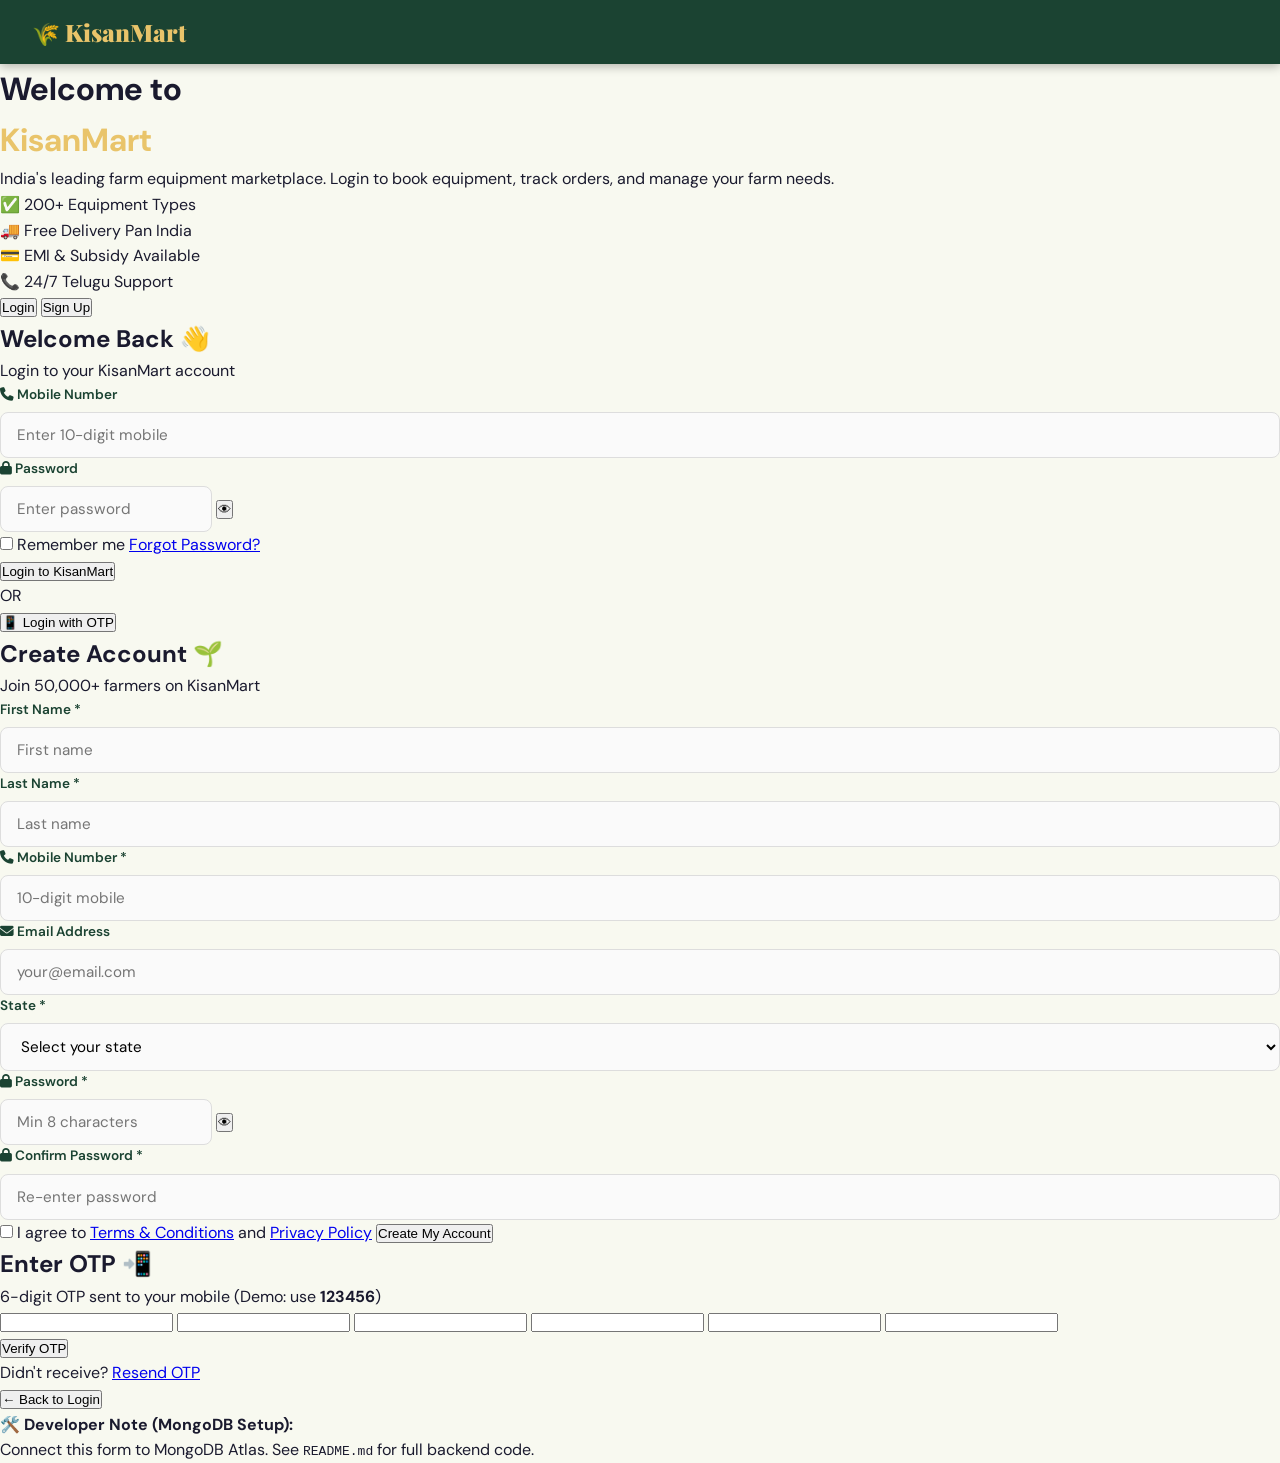
<file: signing.html>
<!DOCTYPE html>
<html lang="en">
<head>
  <meta charset="UTF-8"/>
  <meta name="viewport" content="width=device-width, initial-scale=1.0"/>
  <title>Sign In – KisanMart</title>
  <link rel="stylesheet" href="style.css"/>
  <link href="https://fonts.googleapis.com/css2?family=Playfair+Display:wght@700;900&family=DM+Sans:wght@400;500;600&display=swap" rel="stylesheet"/>
  <link rel="stylesheet" href="https://cdnjs.cloudflare.com/ajax/libs/font-awesome/6.5.0/css/all.min.css"/>
</head>
<body class="auth-body">

<nav class="navbar">
  <div class="nav-brand"><a href="index.html" style="color:inherit;text-decoration:none"><span class="leaf">🌾</span> KisanMart</a></div>
</nav>

<div class="auth-container">
  <div class="auth-left">
    <div class="auth-hero-text">
      <h1>Welcome to<br/><span class="highlight">KisanMart</span></h1>
      <p>India's leading farm equipment marketplace. Login to book equipment, track orders, and manage your farm needs.</p>
      <div class="auth-features">
        <div class="af"><span>✅</span> 200+ Equipment Types</div>
        <div class="af"><span>🚚</span> Free Delivery Pan India</div>
        <div class="af"><span>💳</span> EMI & Subsidy Available</div>
        <div class="af"><span>📞</span> 24/7 Telugu Support</div>
      </div>
    </div>
  </div>

  <div class="auth-right">
    <div class="auth-card">

      <!-- TABS -->
      <div class="auth-tabs">
        <button class="auth-tab active" id="loginTab" onclick="showTab('login')">Login</button>
        <button class="auth-tab" id="signupTab" onclick="showTab('signup')">Sign Up</button>
      </div>

      <!-- LOGIN FORM -->
      <div id="loginForm">
        <h2>Welcome Back 👋</h2>
        <p class="auth-sub">Login to your KisanMart account</p>
        <div class="auth-form">
          <div class="form-group">
            <label><i class="fas fa-phone"></i> Mobile Number</label>
            <input type="tel" id="loginMobile" placeholder="Enter 10-digit mobile" maxlength="10"/>
          </div>
          <div class="form-group">
            <label><i class="fas fa-lock"></i> Password</label>
            <div class="pass-input">
              <input type="password" id="loginPassword" placeholder="Enter password"/>
              <button type="button" onclick="togglePass('loginPassword', this)">👁</button>
            </div>
          </div>
          <div class="form-options">
            <label class="remember"><input type="checkbox"/> Remember me</label>
            <a href="#" class="forgot">Forgot Password?</a>
          </div>
          <button class="btn-auth" onclick="handleLogin()">Login to KisanMart</button>
          <div class="divider"><span>OR</span></div>
          <button class="btn-otp" onclick="sendOTP()">📱 Login with OTP</button>
        </div>
      </div>

      <!-- SIGNUP FORM -->
      <div id="signupForm" class="hidden">
        <h2>Create Account 🌱</h2>
        <p class="auth-sub">Join 50,000+ farmers on KisanMart</p>
        <div class="auth-form">
          <div class="form-grid-2">
            <div class="form-group">
              <label>First Name *</label>
              <input type="text" id="regFirstName" placeholder="First name"/>
            </div>
            <div class="form-group">
              <label>Last Name *</label>
              <input type="text" id="regLastName" placeholder="Last name"/>
            </div>
          </div>
          <div class="form-group">
            <label><i class="fas fa-phone"></i> Mobile Number *</label>
            <input type="tel" id="regMobile" placeholder="10-digit mobile" maxlength="10"/>
          </div>
          <div class="form-group">
            <label><i class="fas fa-envelope"></i> Email Address</label>
            <input type="email" id="regEmail" placeholder="your@email.com"/>
          </div>
          <div class="form-group">
            <label>State *</label>
            <select id="regState">
              <option value="">Select your state</option>
              <option>Telangana</option>
              <option>Andhra Pradesh</option>
              <option>Maharashtra</option>
              <option>Karnataka</option>
              <option>Punjab</option>
              <option>Haryana</option>
              <option>Other</option>
            </select>
          </div>
          <div class="form-group">
            <label><i class="fas fa-lock"></i> Password *</label>
            <div class="pass-input">
              <input type="password" id="regPassword" placeholder="Min 8 characters"/>
              <button type="button" onclick="togglePass('regPassword', this)">👁</button>
            </div>
          </div>
          <div class="form-group">
            <label><i class="fas fa-lock"></i> Confirm Password *</label>
            <input type="password" id="regConfirm" placeholder="Re-enter password"/>
          </div>
          <label class="terms-check">
            <input type="checkbox" id="agreeTerms"/>
            I agree to <a href="#">Terms & Conditions</a> and <a href="#">Privacy Policy</a>
          </label>
          <button class="btn-auth" onclick="handleSignup()">Create My Account</button>
        </div>
      </div>

      <!-- OTP MODAL (inline) -->
      <div id="otpSection" class="hidden">
        <h2>Enter OTP 📲</h2>
        <p class="auth-sub">6-digit OTP sent to your mobile (Demo: use <strong>123456</strong>)</p>
        <div class="otp-inputs">
          <input type="text" maxlength="1" class="otp-box" oninput="otpMove(this,1)"/>
          <input type="text" maxlength="1" class="otp-box" oninput="otpMove(this,2)"/>
          <input type="text" maxlength="1" class="otp-box" oninput="otpMove(this,3)"/>
          <input type="text" maxlength="1" class="otp-box" oninput="otpMove(this,4)"/>
          <input type="text" maxlength="1" class="otp-box" oninput="otpMove(this,5)"/>
          <input type="text" maxlength="1" class="otp-box" oninput="otpMove(this,6)"/>
        </div>
        <button class="btn-auth" onclick="verifyOTP()">Verify OTP</button>
        <p class="resend">Didn't receive? <a href="#" onclick="sendOTP()">Resend OTP</a></p>
        <button class="btn-back-auth" onclick="backToLogin()">← Back to Login</button>
      </div>

    </div>

    <!-- MONGO NOTE FOR DEVELOPER -->
    <div class="dev-note">
      <strong>🛠️ Developer Note (MongoDB Setup):</strong><br/>
      Connect this form to MongoDB Atlas. See <code>README.md</code> for full backend code.
    </div>
  </div>
</div>

<script src="script.js"></script>
</body>
</html>
</file>
<file: style.css>
/* ===========================
   KISANMART – STYLE.CSS
   Complete Professional CSS
=========================== */

:root {
  --green: #2d6a4f;
  --green-light: #52b788;
  --green-dark: #1b4332;
  --gold: #e9c46a;
  --orange: #f4a261;
  --red: #e76f51;
  --white: #ffffff;
  --off-white: #f8f9f0;
  --gray: #6c757d;
  --light-gray: #f0f4f0;
  --text: #1a1a2e;
  --shadow: 0 4px 20px rgba(0,0,0,0.1);
  --radius: 12px;
}

* { margin: 0; padding: 0; box-sizing: border-box; }

body {
  font-family: 'DM Sans', sans-serif;
  color: var(--text);
  background: var(--off-white);
  line-height: 1.6;
}

/* ===== NAVBAR ===== */
.navbar {
  position: sticky;
  top: 0;
  z-index: 1000;
  background: var(--green-dark);
  display: flex;
  align-items: center;
  justify-content: space-between;
  padding: 0 2rem;
  height: 64px;
  box-shadow: 0 2px 10px rgba(0,0,0,0.3);
}

.nav-brand {
  font-family: 'Playfair Display', serif;
  font-size: 1.5rem;
  font-weight: 900;
  color: var(--gold);
  display: flex;
  align-items: center;
  gap: 0.4rem;
}

.leaf { font-size: 1.4rem; }

.nav-links {
  display: flex;
  list-style: none;
  gap: 0.2rem;
}

.nav-links a {
  color: rgba(255,255,255,0.85);
  text-decoration: none;
  padding: 0.5rem 1rem;
  border-radius: 8px;
  font-weight: 500;
  transition: all 0.2s;
  font-size: 0.95rem;
}

.nav-links a:hover,
.nav-links a.active {
  background: rgba(255,255,255,0.15);
  color: var(--gold);
}

.nav-auth { display: flex; gap: 0.6rem; }

.btn-outline {
  border: 1.5px solid var(--gold);
  color: var(--gold);
  background: transparent;
  padding: 0.4rem 1.1rem;
  border-radius: 8px;
  text-decoration: none;
  font-weight: 600;
  font-size: 0.9rem;
  transition: all 0.2s;
}

.btn-outline:hover {
  background: var(--gold);
  color: var(--green-dark);
}

.btn-solid {
  background: var(--green-light);
  color: white;
  padding: 0.4rem 1.1rem;
  border-radius: 8px;
  text-decoration: none;
  font-weight: 600;
  font-size: 0.9rem;
  transition: all 0.2s;
}

.btn-solid:hover { background: #40916c; }

.hamburger {
  display: none;
  background: none;
  border: none;
  color: white;
  font-size: 1.6rem;
  cursor: pointer;
}

/* ===== HERO ===== */
.hero {
  background: linear-gradient(135deg, var(--green-dark) 0%, var(--green) 60%, #40916c 100%);
  min-height: 88vh;
  display: flex;
  align-items: center;
  padding: 4rem 5%;
  gap: 3rem;
  position: relative;
  overflow: hidden;
}

.hero::before {
  content: '';
  position: absolute;
  top: -50%;
  right: -20%;
  width: 600px;
  height: 600px;
  background: rgba(255,255,255,0.03);
  border-radius: 50%;
}

.hero-bg-overlay {
  position: absolute;
  inset: 0;
  background: url("data:image/svg+xml,%3Csvg width='60' height='60' viewBox='0 0 60 60' xmlns='http://www.w3.org/2000/svg'%3E%3Cg fill='none' fill-rule='evenodd'%3E%3Cg fill='%23ffffff' fill-opacity='0.03'%3E%3Cpath d='M36 34v-4h-2v4h-4v2h4v4h2v-4h4v-2h-4zm0-30V0h-2v4h-4v2h4v4h2V6h4V4h-4zM6 34v-4H4v4H0v2h4v4h2v-4h4v-2H6zM6 4V0H4v4H0v2h4v4h2V6h4V4H6z'/%3E%3C/g%3E%3C/g%3E%3C/svg%3E");
}

.hero-content {
  flex: 1;
  z-index: 2;
  max-width: 600px;
}

.hero-badge {
  display: inline-block;
  background: rgba(233,196,106,0.2);
  border: 1px solid var(--gold);
  color: var(--gold);
  padding: 0.3rem 1rem;
  border-radius: 50px;
  font-size: 0.85rem;
  font-weight: 600;
  margin-bottom: 1.2rem;
}

.hero-content h1 {
  font-family: 'Playfair Display', serif;
  font-size: clamp(2.2rem, 5vw, 3.8rem);
  color: white;
  line-height: 1.15;
  margin-bottom: 1rem;
  font-weight: 900;
}

.highlight { color: var(--gold); }

.hero-content p {
  color: rgba(255,255,255,0.85);
  font-size: 1.1rem;
  margin-bottom: 2rem;
  max-width: 500px;
}

.hero-buttons { display: flex; gap: 1rem; flex-wrap: wrap; margin-bottom: 3rem; }

.btn-hero-primary {
  background: var(--gold);
  color: var(--green-dark);
  padding: 0.85rem 2rem;
  border-radius: 10px;
  text-decoration: none;
  font-weight: 700;
  font-size: 1rem;
  transition: all 0.2s;
  box-shadow: 0 4px 15px rgba(233,196,106,0.4);
  display: inline-block;
  border: none;
  cursor: pointer;
}

.btn-hero-primary:hover {
  transform: translateY(-2px);
  box-shadow: 0 8px 25px rgba(233,196,106,0.5);
}

.btn-hero-secondary {
  border: 2px solid white;
  color: white;
  padding: 0.85rem 2rem;
  border-radius: 10px;
  text-decoration: none;
  font-weight: 600;
  font-size: 1rem;
  transition: all 0.2s;
  background: transparent;
}

.btn-hero-secondary:hover {
  background: white;
  color: var(--green-dark);
}

.hero-stats {
  display: flex;
  gap: 2rem;
  flex-wrap: wrap;
}

.stat {
  display: flex;
  flex-direction: column;
}

.stat strong {
  color: var(--gold);
  font-size: 1.4rem;
  font-family: 'Playfair Display', serif;
}

.stat span {
  color: rgba(255,255,255,0.7);
  font-size: 0.8rem;
}

.hero-image {
  flex: 1;
  display: flex;
  justify-content: center;
  z-index: 2;
}

.hero-img-placeholder {
  width: 380px;
  height: 380px;
  background: rgba(255,255,255,0.08);
  border: 2px solid rgba(255,255,255,0.15);
  border-radius: 24px;
  display: flex;
  align-items: center;
  justify-content: center;
  position: relative;
  backdrop-filter: blur(10px);
}

.tractor-icon { font-size: 8rem; }

.float-badge {
  position: absolute;
  background: white;
  color: var(--green-dark);
  padding: 0.5rem 1rem;
  border-radius: 50px;
  font-size: 0.8rem;
  font-weight: 700;
  box-shadow: var(--shadow);
  animation: float 3s ease-in-out infinite;
}

.b1 { top: 20px; right: -20px; animation-delay: 0s; }
.b2 { bottom: 60px; left: -30px; animation-delay: 1s; }
.b3 { bottom: 20px; right: 0px; animation-delay: 2s; }

@keyframes float {
  0%, 100% { transform: translateY(0); }
  50% { transform: translateY(-8px); }
}

/* ===== SECTIONS GENERAL ===== */
section { padding: 5rem 5%; }

section h2 {
  font-family: 'Playfair Display', serif;
  font-size: clamp(1.8rem, 3vw, 2.5rem);
  text-align: center;
  color: var(--green-dark);
  margin-bottom: 0.5rem;
}

.sub {
  text-align: center;
  color: var(--gray);
  margin-bottom: 3rem;
  font-size: 1rem;
}

/* ===== CATEGORIES ===== */
.categories { background: white; }

.cat-grid {
  display: grid;
  grid-template-columns: repeat(auto-fill, minmax(160px, 1fr));
  gap: 1.2rem;
}

.cat-card {
  background: var(--light-gray);
  border-radius: var(--radius);
  padding: 1.5rem 1rem;
  text-align: center;
  text-decoration: none;
  color: var(--text);
  border: 2px solid transparent;
  transition: all 0.3s;
  cursor: pointer;
}

.cat-card:hover {
  border-color: var(--green-light);
  transform: translateY(-4px);
  box-shadow: var(--shadow);
  background: white;
}

.cat-icon { font-size: 2.5rem; margin-bottom: 0.5rem; }

.cat-card h3 {
  font-size: 0.95rem;
  font-weight: 600;
  margin-bottom: 0.2rem;
}

.cat-card span {
  font-size: 0.8rem;
  color: var(--gray);
}

/* ===== PRODUCTS GRID ===== */
.featured { background: var(--off-white); }

.products-grid {
  display: grid;
  grid-template-columns: repeat(auto-fill, minmax(280px, 1fr));
  gap: 1.5rem;
}

.product-card {
  background: white;
  border-radius: var(--radius);
  overflow: hidden;
  box-shadow: 0 2px 10px rgba(0,0,0,0.06);
  border: 1.5px solid transparent;
  transition: all 0.3s;
  position: relative;
}

.product-card:hover {
  box-shadow: 0 8px 30px rgba(0,0,0,0.12);
  transform: translateY(-4px);
  border-color: var(--green-light);
}

.product-img {
  background: linear-gradient(135deg, #e8f5e9, #c8e6c9);
  display: flex;
  align-items: center;
  justify-content: center;
  font-size: 4rem;
  padding: 2rem;
}

.product-img.big { font-size: 5rem; padding: 2.5rem; }

.badge-top {
  position: absolute;
  top: 12px;
  left: 12px;
  background: var(--red);
  color: white;
  font-size: 0.75rem;
  font-weight: 700;
  padding: 0.2rem 0.6rem;
  border-radius: 20px;
}

.product-info { padding: 1.2rem; }

.tag {
  background: rgba(45,106,79,0.1);
  color: var(--green);
  font-size: 0.75rem;
  font-weight: 700;
  padding: 0.2rem 0.6rem;
  border-radius: 20px;
  text-transform: uppercase;
}

.product-info h3 {
  font-size: 1rem;
  font-weight: 700;
  margin: 0.5rem 0 0.2rem;
  color: var(--text);
}

.product-info p {
  font-size: 0.85rem;
  color: var(--gray);
  margin-bottom: 0.5rem;
}

.rating { font-size: 0.8rem; color: var(--gray); margin-bottom: 0.5rem; }

.price {
  font-size: 1.1rem;
  font-weight: 700;
  color: var(--green-dark);
  margin-bottom: 0.8rem;
}

.price .or {
  font-size: 0.8rem;
  color: var(--gray);
  font-weight: 400;
}

.card-btns { display: flex; gap: 0.5rem; }

.btn-book {
  background: var(--green);
  color: white;
  border: none;
  padding: 0.5rem 1.1rem;
  border-radius: 8px;
  font-weight: 600;
  font-size: 0.9rem;
  cursor: pointer;
  text-decoration: none;
  transition: all 0.2s;
  flex: 1;
  text-align: center;
}

.btn-book:hover { background: var(--green-dark); }

.btn-wish {
  border: 1.5px solid #ddd;
  background: transparent;
  padding: 0.5rem 0.8rem;
  border-radius: 8px;
  cursor: pointer;
  font-size: 0.85rem;
  transition: all 0.2s;
  white-space: nowrap;
}

.btn-wish:hover { border-color: var(--red); color: var(--red); }

/* ===== WHY ===== */
.why { background: var(--green-dark); }

.why h2 { color: white; }

.why-grid {
  display: grid;
  grid-template-columns: repeat(auto-fill, minmax(220px, 1fr));
  gap: 1.5rem;
}

.why-card {
  background: rgba(255,255,255,0.06);
  border: 1px solid rgba(255,255,255,0.1);
  border-radius: var(--radius);
  padding: 2rem 1.5rem;
  text-align: center;
  color: white;
  transition: all 0.3s;
}

.why-card:hover {
  background: rgba(255,255,255,0.1);
  transform: translateY(-4px);
}

.why-card i {
  font-size: 2.5rem;
  color: var(--gold);
  margin-bottom: 1rem;
}

.why-card h3 {
  font-size: 1.1rem;
  font-weight: 700;
  margin-bottom: 0.5rem;
  color: var(--gold);
}

.why-card p {
  font-size: 0.88rem;
  color: rgba(255,255,255,0.75);
  line-height: 1.6;
}

/* ===== ABOUT ===== */
.about {
  background: white;
  display: flex;
  gap: 4rem;
  align-items: center;
}

.about-text { flex: 1; }

.about-text h2 {
  text-align: left;
  margin-bottom: 1.2rem;
}

.about-text p {
  color: var(--gray);
  margin-bottom: 1rem;
  font-size: 1rem;
}

.about-img { flex: 1; }

.about-placeholder {
  background: linear-gradient(135deg, var(--green), var(--green-light));
  height: 320px;
  border-radius: 20px;
  display: flex;
  align-items: center;
  justify-content: center;
  font-size: 3rem;
  color: white;
  text-align: center;
  line-height: 1.5;
}

/* ===== SURVEY ===== */
.survey { background: var(--light-gray); }

.survey-box {
  max-width: 700px;
  margin: 0 auto;
  background: white;
  border-radius: var(--radius);
  padding: 2.5rem;
  box-shadow: var(--shadow);
}

.survey-q {
  margin-bottom: 1.2rem;
}

.survey-q label {
  display: block;
  font-weight: 600;
  margin-bottom: 0.4rem;
  color: var(--green-dark);
}

.survey-q select,
.survey-q input {
  width: 100%;
  padding: 0.7rem 1rem;
  border: 1.5px solid #ddd;
  border-radius: 8px;
  font-family: 'DM Sans', sans-serif;
  font-size: 0.95rem;
  outline: none;
  transition: border 0.2s;
}

.survey-q select:focus,
.survey-q input:focus { border-color: var(--green-light); }

/* ===== FOOTER ===== */
.footer {
  background: var(--green-dark);
  color: rgba(255,255,255,0.8);
  padding: 3rem 5% 1rem;
}

.footer-grid {
  display: grid;
  grid-template-columns: repeat(auto-fill, minmax(200px, 1fr));
  gap: 2rem;
  margin-bottom: 2rem;
}

.footer h3 {
  font-family: 'Playfair Display', serif;
  color: var(--gold);
  font-size: 1.3rem;
  margin-bottom: 0.8rem;
}

.footer h4 {
  color: white;
  font-size: 1rem;
  margin-bottom: 0.8rem;
}

.footer p { font-size: 0.9rem; margin-bottom: 0.3rem; }

.footer ul { list-style: none; }

.footer ul li { margin-bottom: 0.4rem; }

.footer ul a {
  color: rgba(255,255,255,0.7);
  text-decoration: none;
  font-size: 0.9rem;
  transition: color 0.2s;
}

.footer ul a:hover { color: var(--gold); }

.footer-bottom {
  border-top: 1px solid rgba(255,255,255,0.1);
  padding-top: 1rem;
  text-align: center;
  font-size: 0.85rem;
  color: rgba(255,255,255,0.5);
}

/* ===== PAGE HERO ===== */
.page-hero {
  background: linear-gradient(135deg, var(--green-dark), var(--green));
  padding: 3.5rem 5%;
  text-align: center;
}

.page-hero h1 {
  font-family: 'Playfair Display', serif;
  color: white;
  font-size: 2.5rem;
  margin-bottom: 0.5rem;
}

.page-hero p { color: rgba(255,255,255,0.8); font-size: 1rem; }

/* ===== CATALOG SECTION ===== */
.catalog-section { padding: 2.5rem 5%; background: var(--off-white); }

.filter-bar {
  display: flex;
  gap: 1rem;
  flex-wrap: wrap;
  background: white;
  padding: 1.2rem 1.5rem;
  border-radius: var(--radius);
  margin-bottom: 2rem;
  box-shadow: 0 2px 10px rgba(0,0,0,0.06);
  align-items: flex-end;
}

.filter-group {
  display: flex;
  flex-direction: column;
  gap: 0.3rem;
  flex: 1;
  min-width: 150px;
}

.filter-group label {
  font-size: 0.8rem;
  font-weight: 600;
  color: var(--gray);
  text-transform: uppercase;
  letter-spacing: 0.05em;
}

.filter-group select,
.filter-group input {
  padding: 0.6rem 0.9rem;
  border: 1.5px solid #ddd;
  border-radius: 8px;
  font-family: 'DM Sans', sans-serif;
  font-size: 0.9rem;
  outline: none;
}

.filter-group select:focus,
.filter-group input:focus { border-color: var(--green-light); }

.search-group { flex: 2; }

/* ===== BOOKING ===== */
.progress-container {
  background: white;
  padding: 1.5rem 5%;
  border-bottom: 1px solid #eee;
}

.progress-steps {
  display: flex;
  align-items: center;
  justify-content: center;
  gap: 0;
  max-width: 600px;
  margin: 0 auto;
}

.step {
  display: flex;
  flex-direction: column;
  align-items: center;
  gap: 0.3rem;
}

.step-circle {
  width: 36px;
  height: 36px;
  border-radius: 50%;
  border: 2px solid #ddd;
  display: flex;
  align-items: center;
  justify-content: center;
  font-weight: 700;
  font-size: 0.9rem;
  color: #ddd;
  background: white;
  transition: all 0.3s;
}

.step.active .step-circle {
  border-color: var(--green);
  color: white;
  background: var(--green);
}

.step.done .step-circle {
  border-color: var(--green-light);
  background: var(--green-light);
  color: white;
}

.step span {
  font-size: 0.75rem;
  font-weight: 600;
  color: #aaa;
  white-space: nowrap;
}

.step.active span { color: var(--green); }

.step-line {
  flex: 1;
  height: 2px;
  background: #ddd;
  margin: 0 0.5rem;
  margin-bottom: 18px;
  transition: background 0.3s;
}

.booking-layout {
  display: flex;
  gap: 2rem;
  padding: 2rem 5%;
  align-items: flex-start;
  max-width: 1200px;
  margin: 0 auto;
}

.booking-form-container {
  flex: 1;
  background: white;
  border-radius: var(--radius);
  padding: 2.5rem;
  box-shadow: var(--shadow);
}

.booking-step h2 {
  text-align: left;
  font-size: 1.4rem;
  margin-bottom: 1.8rem;
  color: var(--green-dark);
  display: flex;
  align-items: center;
  gap: 0.5rem;
}

.form-grid {
  display: grid;
  grid-template-columns: 1fr 1fr;
  gap: 1.2rem;
}

.form-group {
  display: flex;
  flex-direction: column;
  gap: 0.4rem;
}

.form-group.full-width { grid-column: 1 / -1; }

.form-group label {
  font-size: 0.85rem;
  font-weight: 600;
  color: var(--green-dark);
}

.form-group input,
.form-group select,
.form-group textarea {
  padding: 0.75rem 1rem;
  border: 1.5px solid #ddd;
  border-radius: 8px;
  font-family: 'DM Sans', sans-serif;
  font-size: 0.95rem;
  outline: none;
  transition: border 0.2s;
  background: #fafafa;
}

.form-group input:focus,
.form-group select:focus,
.form-group textarea:focus {
  border-color: var(--green-light);
  background: white;
}

.btn-next {
  margin-top: 2rem;
  background: var(--green);
  color: white;
  border: none;
  padding: 0.9rem 2.5rem;
  border-radius: 10px;
  font-size: 1rem;
  font-weight: 700;
  cursor: pointer;
  transition: all 0.2s;
  width: 100%;
}

.btn-next:hover { background: var(--green-dark); transform: translateY(-2px); }

.btn-back {
  background: transparent;
  border: 1.5px solid #ddd;
  color: var(--gray);
  padding: 0.9rem 2rem;
  border-radius: 10px;
  font-size: 1rem;
  font-weight: 600;
  cursor: pointer;
  transition: all 0.2s;
}

.btn-back:hover { border-color: var(--green); color: var(--green); }

.step-buttons {
  display: flex;
  gap: 1rem;
  margin-top: 2rem;
}

.step-buttons .btn-next { flex: 2; margin-top: 0; }
.step-buttons .btn-back { flex: 1; }

.price-display {
  padding: 0.75rem 1rem;
  background: linear-gradient(135deg, #e8f5e9, #c8e6c9);
  border: 1.5px solid var(--green-light);
  border-radius: 8px;
  font-weight: 700;
  color: var(--green-dark);
  font-size: 1.05rem;
}

/* ===== PAYMENT METHODS ===== */
.payment-methods { display: flex; flex-direction: column; gap: 0.8rem; margin-bottom: 1.5rem; }

.payment-option {
  display: flex;
  align-items: center;
  gap: 1rem;
  padding: 1rem 1.2rem;
  border: 1.5px solid #eee;
  border-radius: 10px;
  cursor: pointer;
  transition: all 0.2s;
  background: #fafafa;
}

.payment-option:hover,
.payment-option.selected {
  border-color: var(--green-light);
  background: #f0faf4;
}

.payment-option input[type="radio"] { accent-color: var(--green); }

.payment-icon { font-size: 1.6rem; min-width: 2rem; }

.payment-option > div { flex: 1; }

.payment-option strong { display: block; font-size: 0.95rem; color: var(--text); }
.payment-option span { font-size: 0.8rem; color: var(--gray); }

.pay-badge {
  background: var(--green);
  color: white;
  font-size: 0.7rem;
  font-weight: 700;
  padding: 0.2rem 0.6rem;
  border-radius: 20px;
  white-space: nowrap;
}

.pay-badge.green { background: var(--green-light); }

.payment-detail-box {
  background: #f8f9f0;
  border: 1.5px solid #ddd;
  border-radius: 10px;
  padding: 1.5rem;
  margin-bottom: 1.5rem;
}

.payment-detail-box label {
  display: block;
  font-weight: 600;
  font-size: 0.85rem;
  color: var(--green-dark);
  margin-bottom: 0.4rem;
}

.payment-detail-box input,
.payment-detail-box select {
  width: 100%;
  padding: 0.75rem 1rem;
  border: 1.5px solid #ddd;
  border-radius: 8px;
  font-family: 'DM Sans', sans-serif;
  font-size: 0.95rem;
  outline: none;
  margin-bottom: 0.8rem;
}

.hint {
  font-size: 0.8rem;
  color: var(--gray);
  margin-top: 0.3rem;
}

.btn-pay {
  width: 100%;
  background: linear-gradient(135deg, var(--green), var(--green-light));
  color: white;
  border: none;
  padding: 1rem 2rem;
  border-radius: 12px;
  font-size: 1.1rem;
  font-weight: 700;
  cursor: pointer;
  transition: all 0.2s;
  display: flex;
  align-items: center;
  justify-content: center;
  gap: 0.5rem;
  box-shadow: 0 4px 15px rgba(45,106,79,0.3);
}

.btn-pay:hover { transform: translateY(-2px); box-shadow: 0 8px 25px rgba(45,106,79,0.4); }

/* ===== ORDER SUMMARY ===== */
.order-summary {
  width: 320px;
  flex-shrink: 0;
  background: white;
  border-radius: var(--radius);
  padding: 1.8rem;
  box-shadow: var(--shadow);
  position: sticky;
  top: 80px;
}

.order-summary h3 {
  font-family: 'Playfair Display', serif;
  color: var(--green-dark);
  margin-bottom: 1.2rem;
  font-size: 1.2rem;
}

.summary-line {
  display: flex;
  justify-content: space-between;
  font-size: 0.9rem;
  padding: 0.5rem 0;
  border-bottom: 1px solid #f0f0f0;
}

.summary-line .green { color: var(--green-light); font-weight: 700; }

.summary-total {
  display: flex;
  justify-content: space-between;
  font-weight: 700;
  font-size: 1.1rem;
  color: var(--green-dark);
  margin-top: 0.8rem;
}

.summary-badges {
  display: flex;
  gap: 0.4rem;
  flex-wrap: wrap;
  margin-top: 1.2rem;
}

.summary-badges span {
  background: #e8f5e9;
  color: var(--green);
  font-size: 0.75rem;
  font-weight: 600;
  padding: 0.3rem 0.6rem;
  border-radius: 20px;
}

.trust-seals {
  display: flex;
  gap: 0.4rem;
  flex-wrap: wrap;
  margin-top: 1rem;
}

.seal {
  background: var(--light-gray);
  color: var(--gray);
  font-size: 0.7rem;
  font-weight: 600;
  padding: 0.3rem 0.6rem;
  border-radius: 6
</file>
